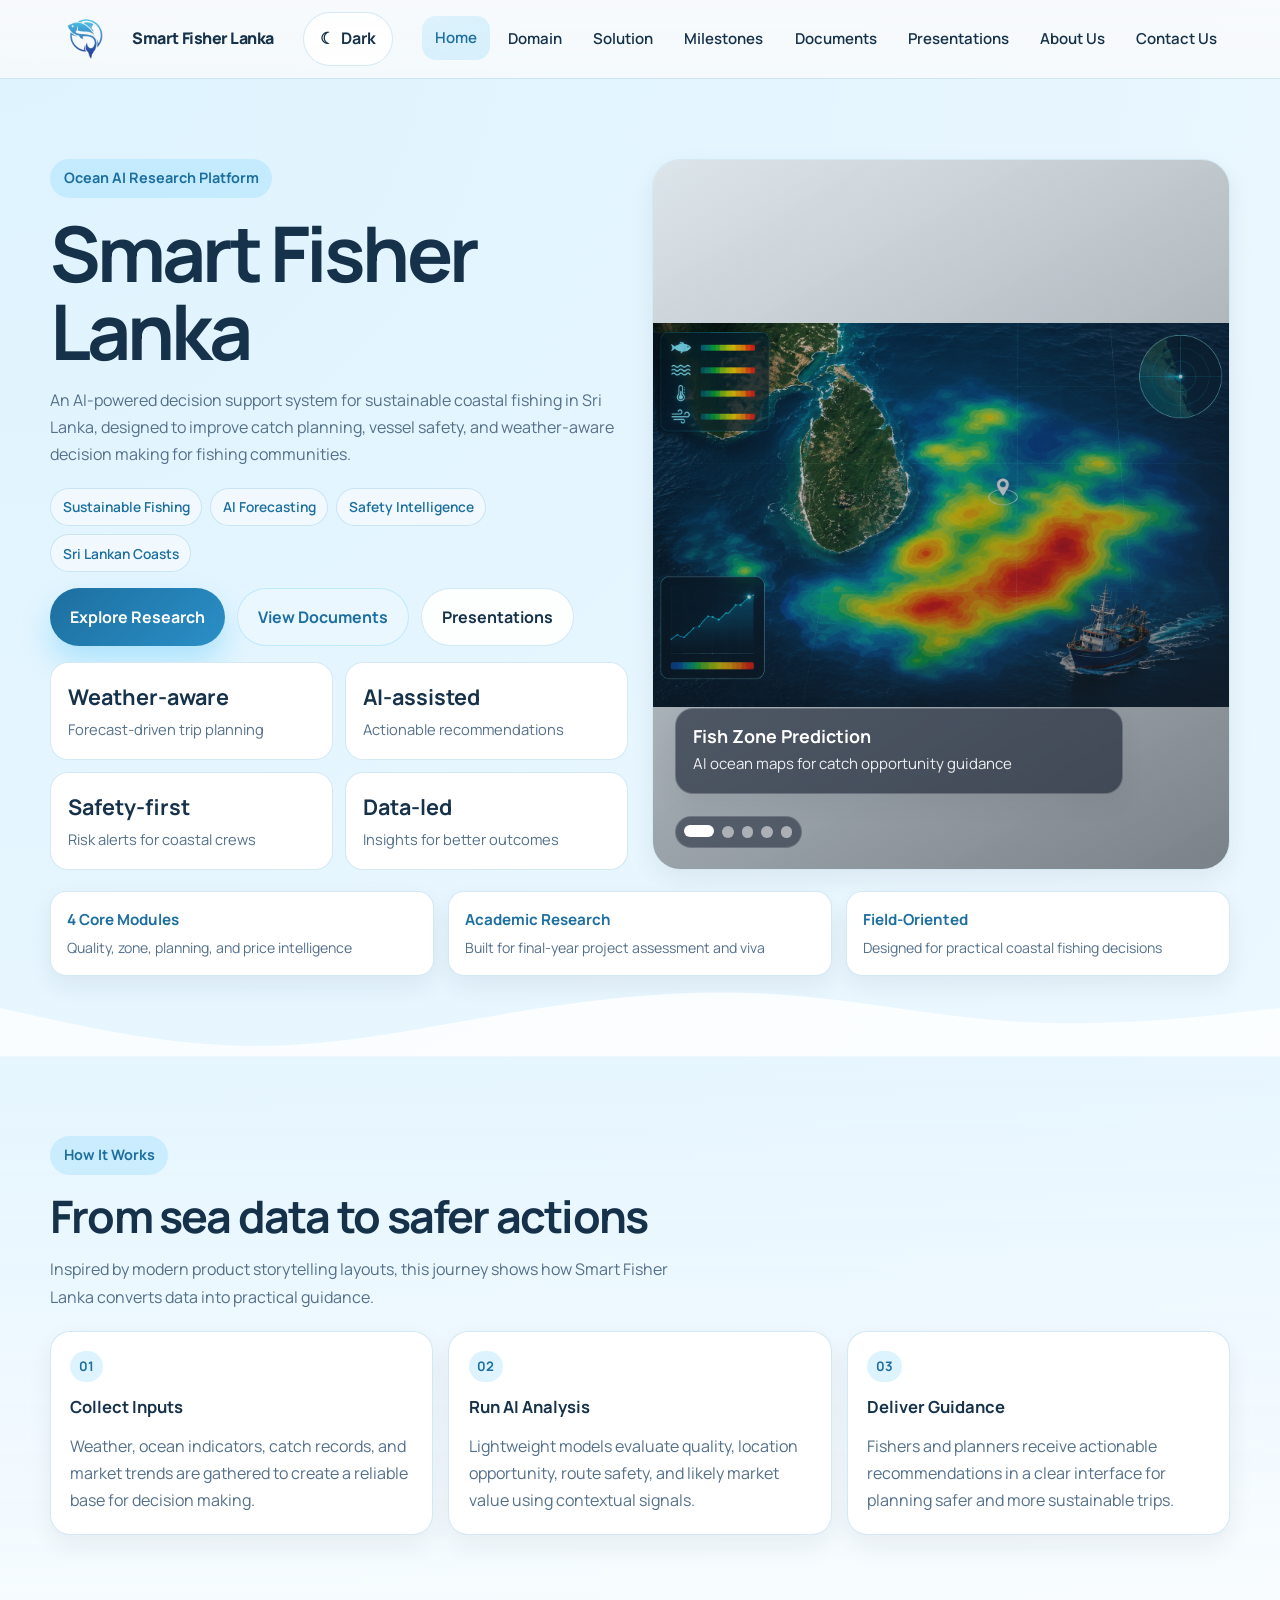
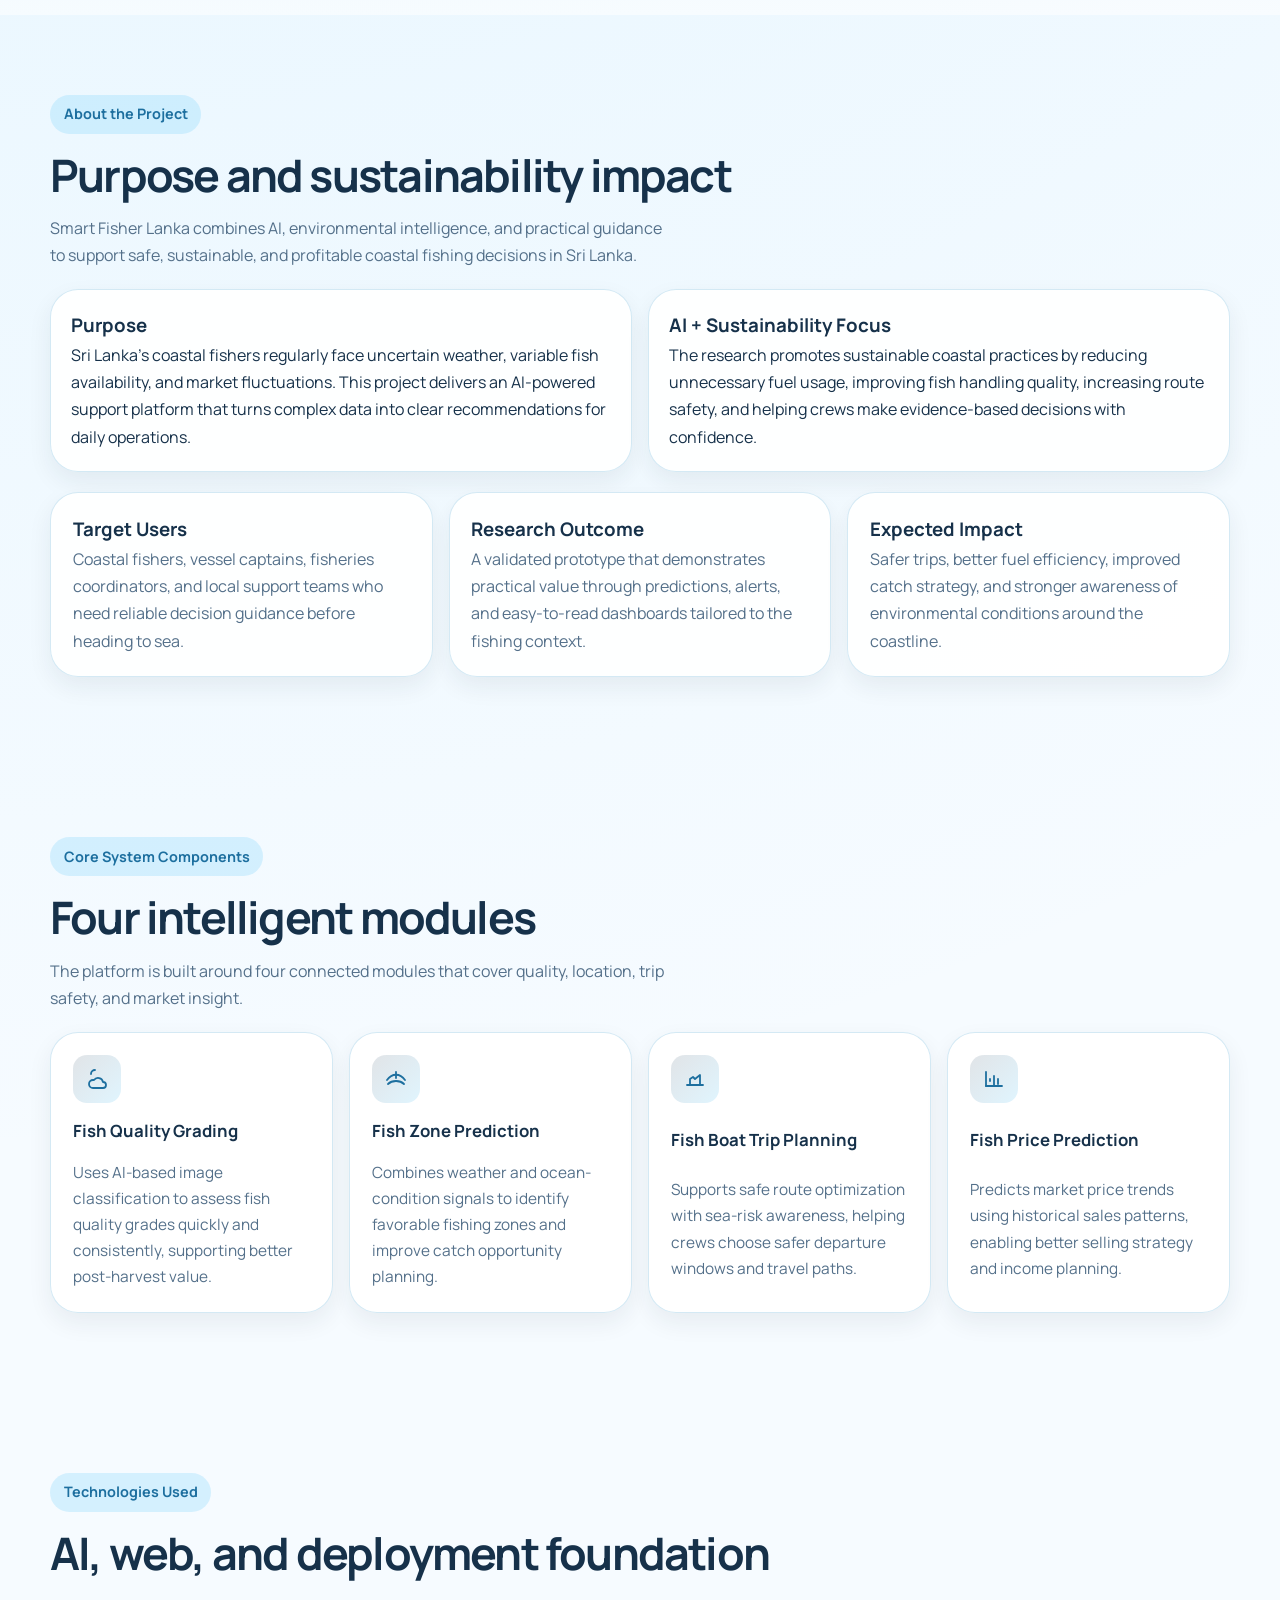
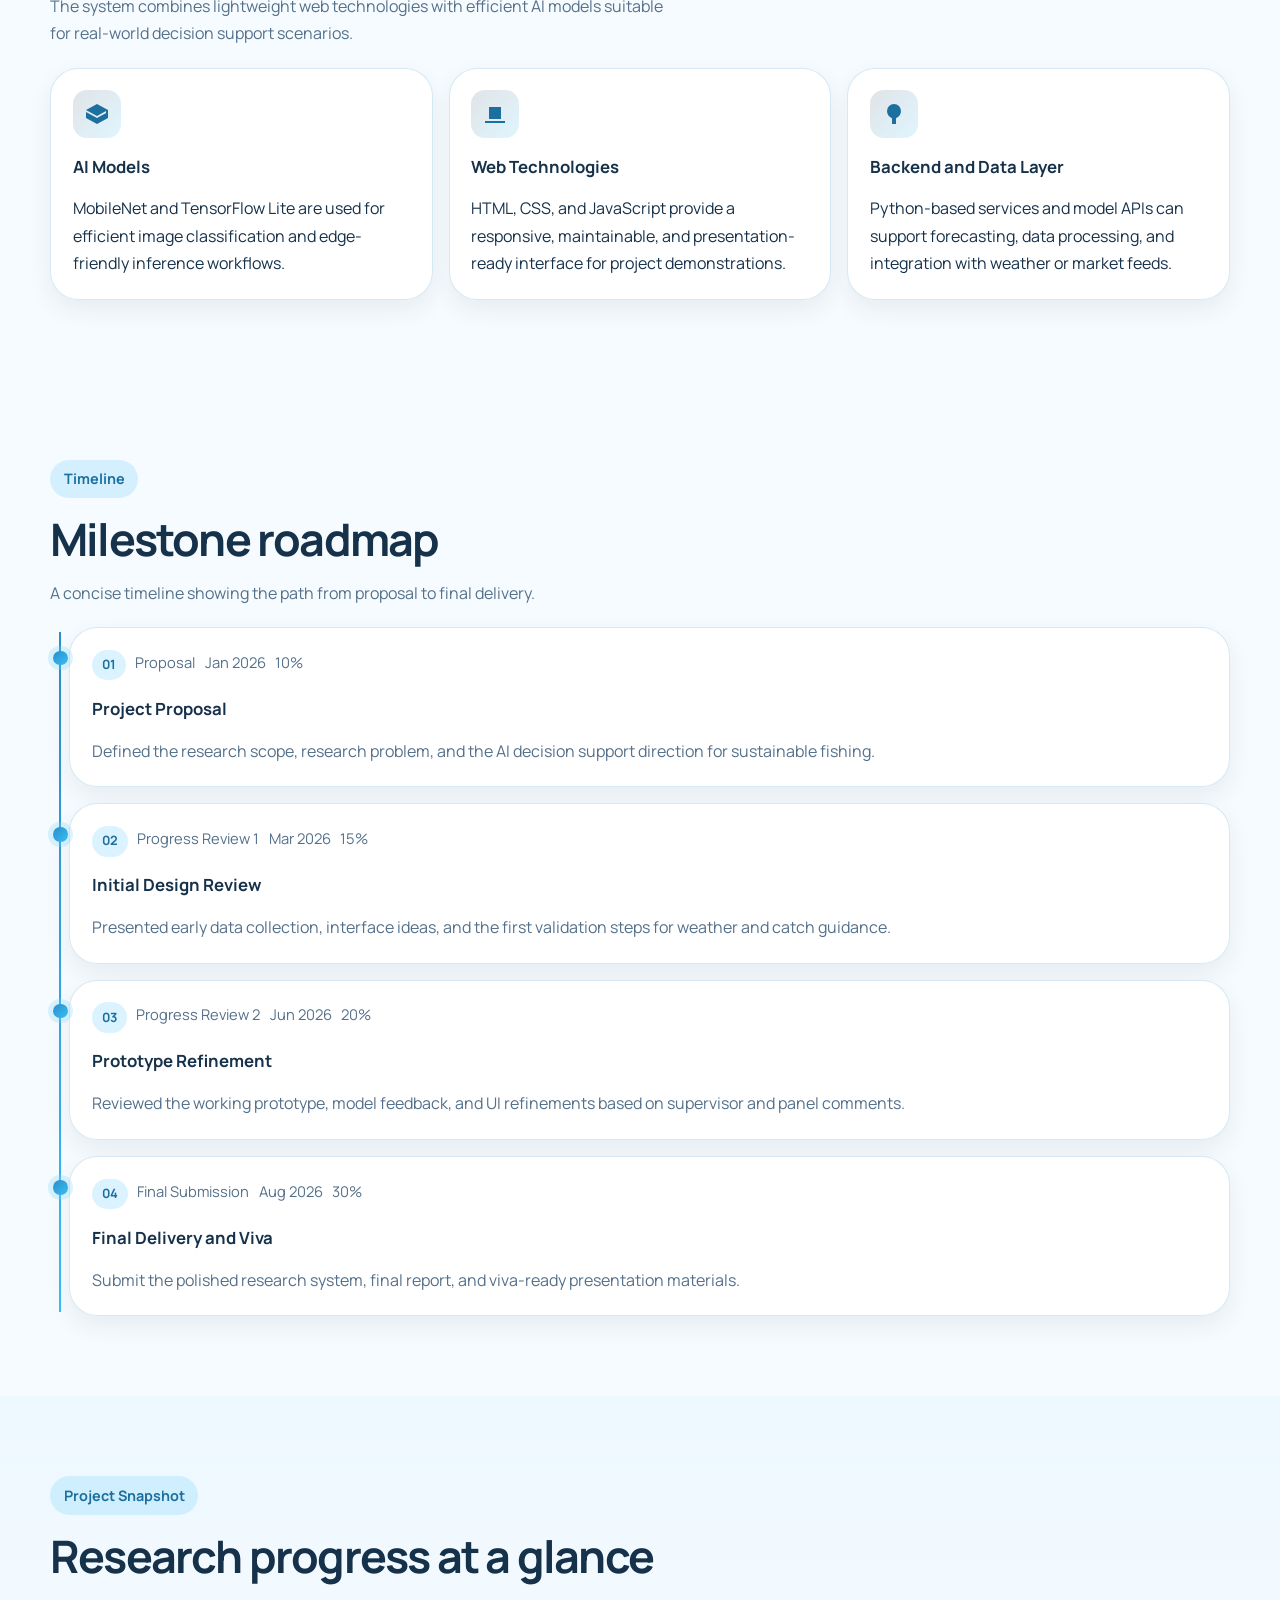
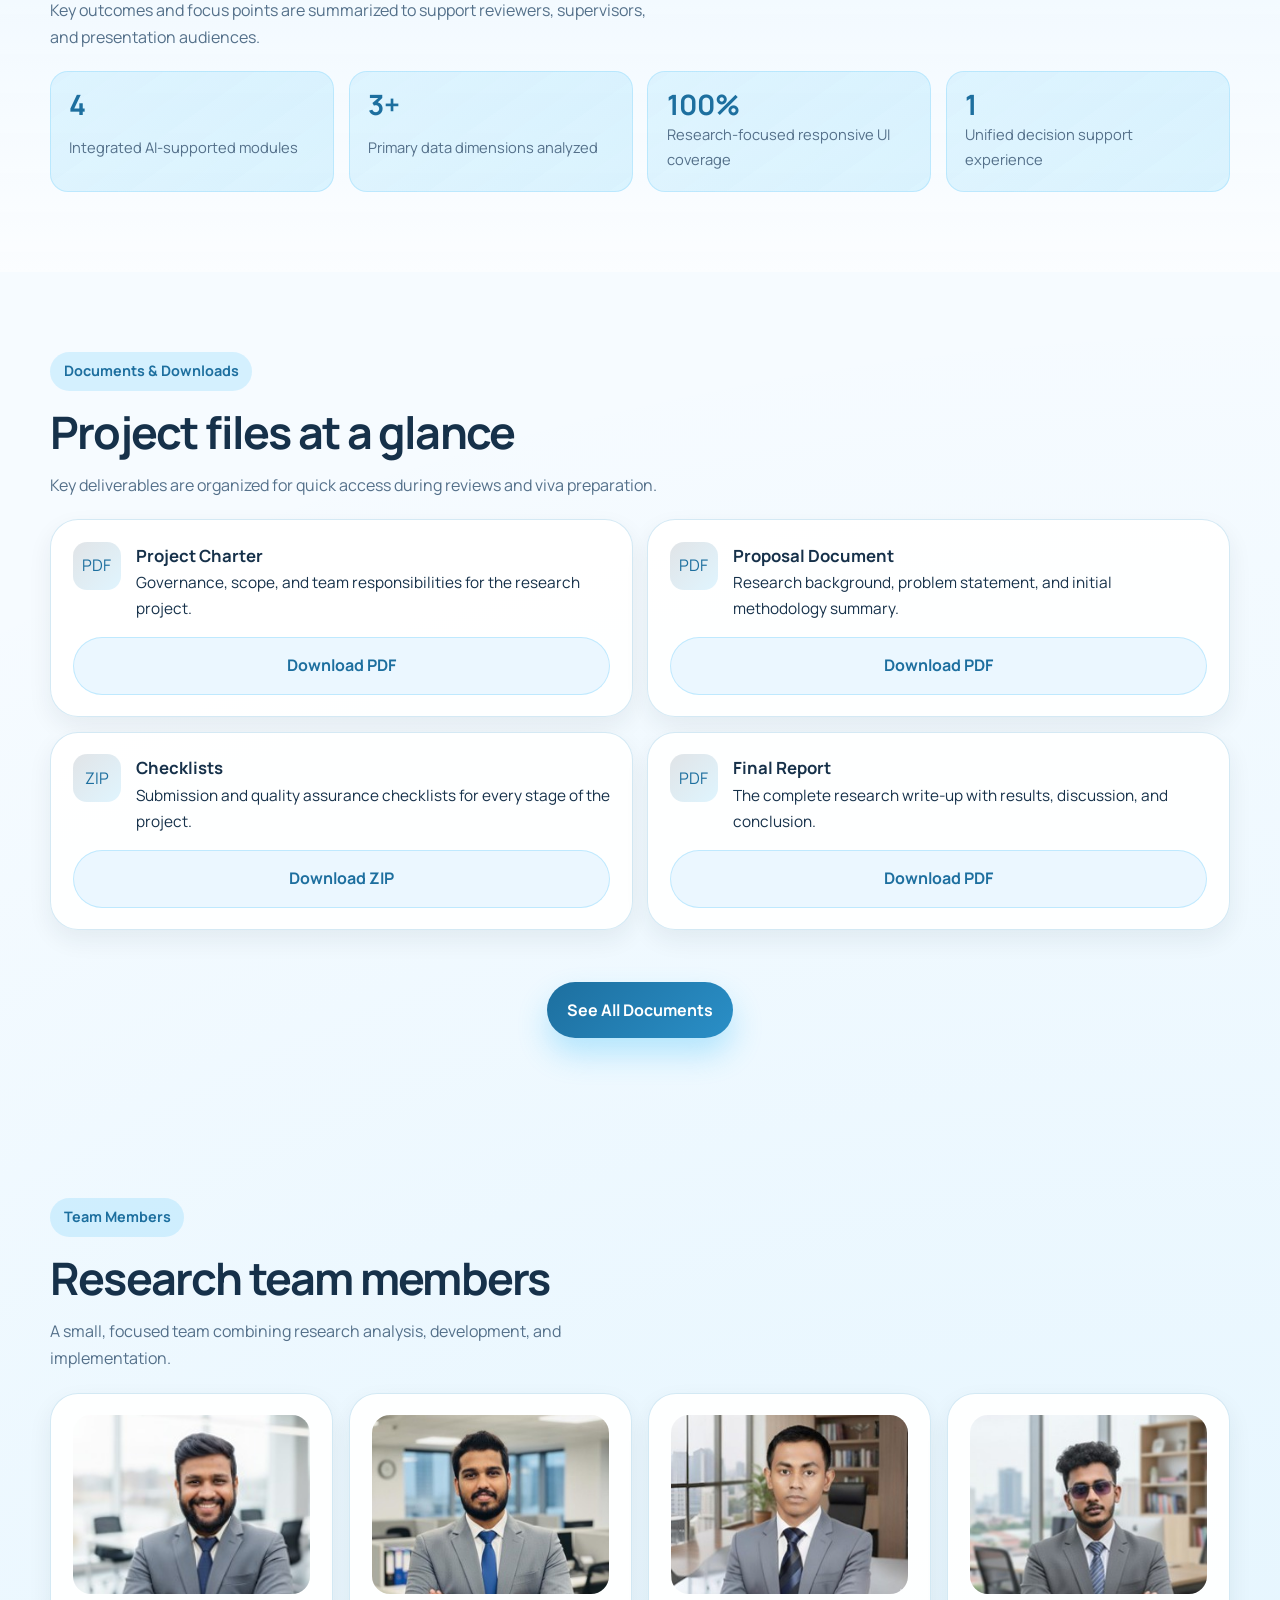
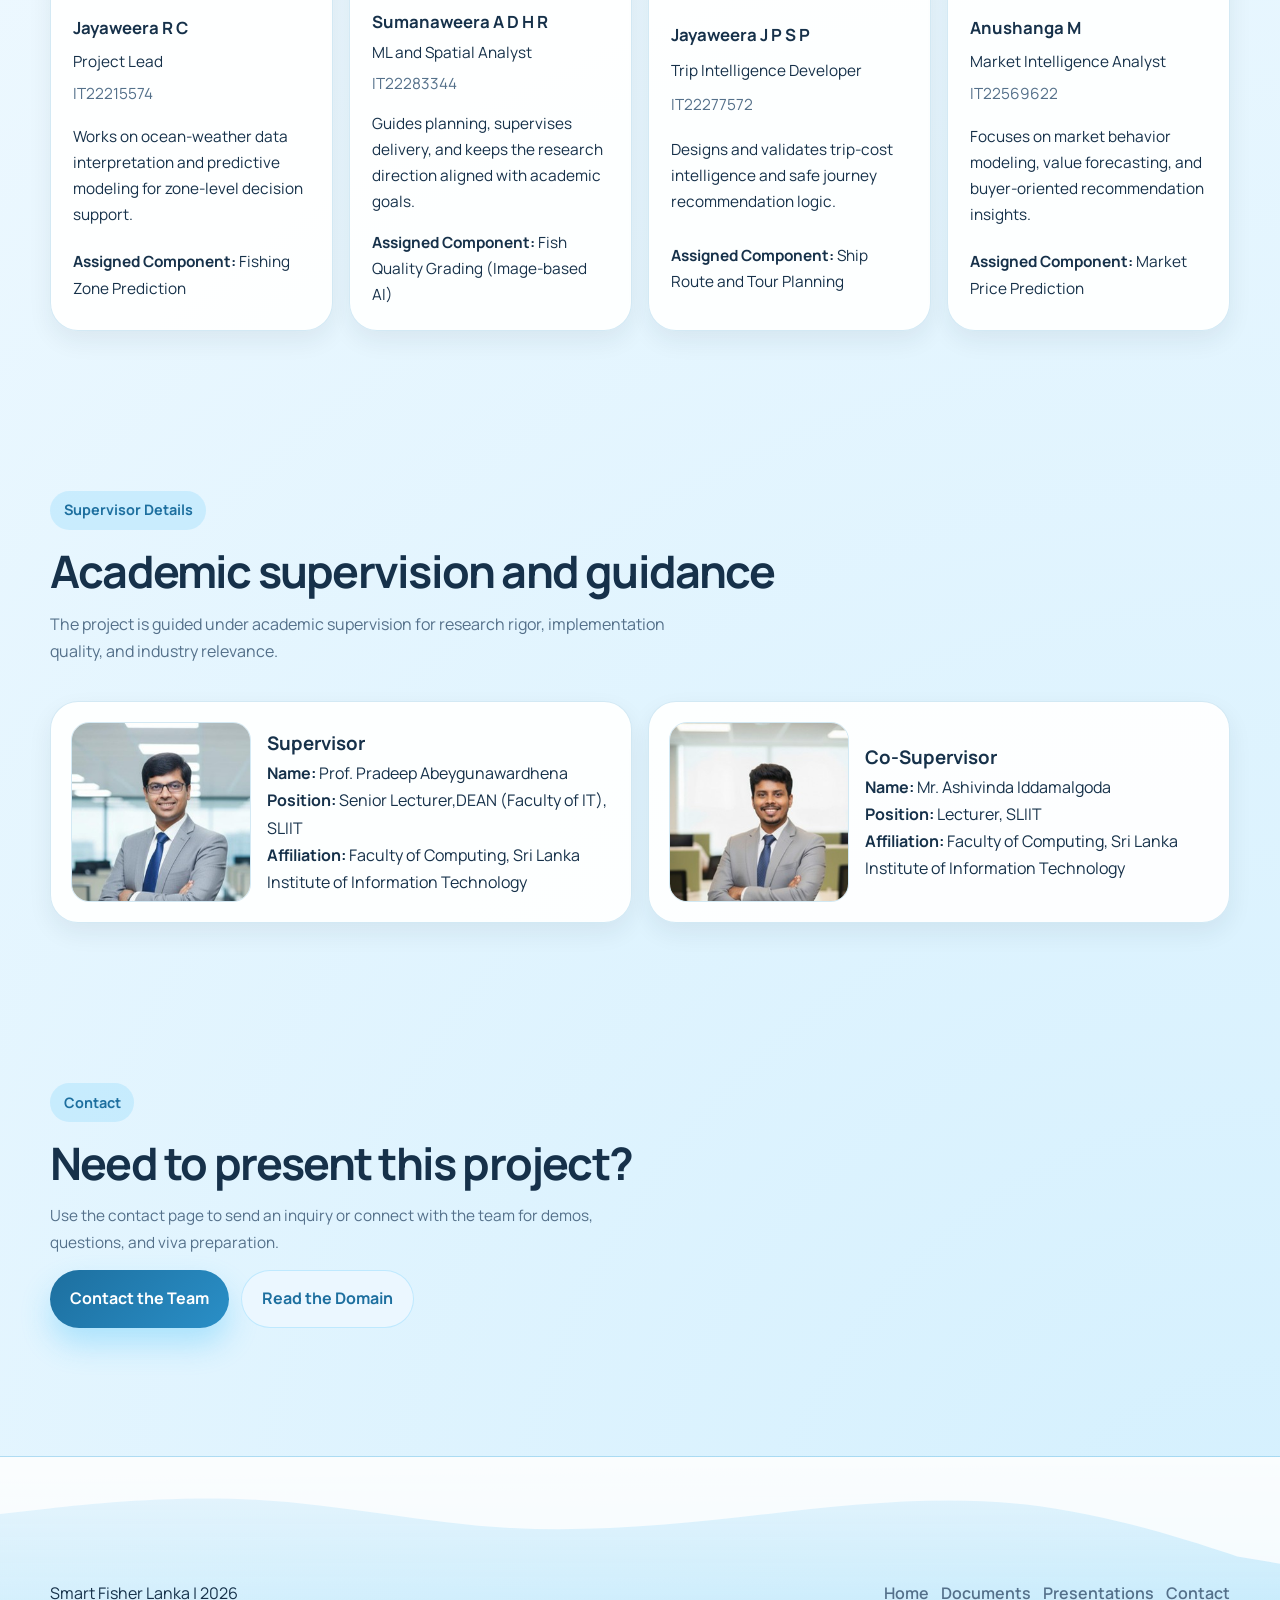
<file: research-website/index.html>
<!doctype html>
<html lang="en">
  <head>
    <meta charset="UTF-8" />
    <meta name="viewport" content="width=device-width, initial-scale=1.0" />
    <meta
      name="description"
      content="Smart Fisher Lanka is an AI-powered decision support system for sustainable coastal fishing in Sri Lanka."
    />
    <meta name="theme-color" content="#0A2540" />
    <title>Smart Fisher Lanka | Home</title>
    <link rel="stylesheet" href="css/styles.css" />
  </head>
  <body>
    <a class="skip-link" href="#main">Skip to content</a>
    <div class="scroll-progress" aria-hidden="true">
      <span class="scroll-progress__bar"></span>
    </div>

    <header class="site-header">
      <div class="container navbar">
        <a class="brand" href="index.html" aria-label="Smart Fisher Lanka home">
          <img
            class="logo-sf"
            src="assets/images/SFLLogo.png"
            alt="Smart Fisher Lanka logo"
            loading="lazy"
          />
          <span>Smart Fisher Lanka</span>
        </a>

        <div class="navbar-actions">
          <button
            class="theme-toggle"
            type="button"
            data-theme-toggle
            aria-label="Toggle color theme"
            aria-pressed="false"
          ></button>
          <button
            class="menu-toggle"
            type="button"
            data-menu-toggle
            aria-label="Toggle navigation"
            aria-expanded="false"
            aria-controls="navLinks"
          >
            ☰
          </button>
        </div>

        <ul class="nav-links" id="navLinks">
          <li><a class="active" href="index.html">Home</a></li>
          <li><a href="domain.html">Domain</a></li>
          <li><a href="solution.html">Solution</a></li>
          <li><a href="milestones.html">Milestones</a></li>
          <li><a href="documents.html">Documents</a></li>
          <li><a href="presentations.html">Presentations</a></li>
          <li><a href="about.html">About Us</a></li>
          <li><a href="contact.html">Contact Us</a></li>
        </ul>
      </div>
    </header>

    <main id="main">
      <section class="hero">
        <div class="container hero-grid">
          <div class="hero-copy slide-up">
            <span class="eyebrow">Ocean AI Research Platform</span>
            <h1>Smart Fisher Lanka</h1>
            <p>
              An AI-powered decision support system for sustainable coastal
              fishing in Sri Lanka, designed to improve catch planning, vessel
              safety, and weather-aware decision making for fishing communities.
            </p>
            <div class="chips" aria-label="Project focus areas">
              <span class="chip">Sustainable Fishing</span>
              <span class="chip">AI Forecasting</span>
              <span class="chip">Safety Intelligence</span>
              <span class="chip">Sri Lankan Coasts</span>
            </div>
            <div class="hero-actions">
              <a class="btn btn-primary" href="#overview">Explore Research</a>
              <a class="btn btn-secondary" href="documents.html"
                >View Documents</a
              >
              <a class="btn btn-ghost" href="presentations.html"
                >Presentations</a
              >
            </div>
            <div class="stat-list" aria-label="Research highlights">
              <div class="stat-card">
                <strong>Weather-aware</strong>
                <span>Forecast-driven trip planning</span>
              </div>
              <div class="stat-card">
                <strong>AI-assisted</strong>
                <span>Actionable recommendations</span>
              </div>
              <div class="stat-card">
                <strong>Safety-first</strong>
                <span>Risk alerts for coastal crews</span>
              </div>
              <div class="stat-card">
                <strong>Data-led</strong>
                <span>Insights for better outcomes</span>
              </div>
            </div>
          </div>

          <div
            class="hero-media hero-slider slide-up"
            data-hero-slider
            aria-roledescription="carousel"
            aria-label="Smart Fisher Lanka feature image slider"
          >
            <div class="hero-slide is-active" data-hero-slide>
              <img
                src="assets/images/fishzone.png"
                alt="Fish zone prediction showing catch opportunity areas"
                loading="eager"
              />
              <div class="media-overlay" aria-hidden="true"></div>
              <div class="hero-slide-panel">
                <strong>Fish Zone Prediction</strong>
                <span>AI ocean maps for catch opportunity guidance</span>
              </div>
            </div>

            <div class="hero-slide" data-hero-slide>
              <img
                src="assets/images/fishquality.png"
                alt="Fish quality grading and freshness assessment"
                loading="lazy"
              />
              <div class="media-overlay" aria-hidden="true"></div>
              <div class="hero-slide-panel">
                <strong>Quality Check</strong>
                <span>Image-based fish grading and freshness support</span>
              </div>
            </div>

            <div class="hero-slide" data-hero-slide>
              <img
                src="assets/images/fishtripcost.png"
                alt="Fish boat trip planning with route and cost analysis"
                loading="lazy"
              />
              <div class="media-overlay" aria-hidden="true"></div>
              <div class="hero-slide-panel">
                <strong>Trip Cost Planning</strong>
                <span>Route, safety, and fuel-aware trip decisions</span>
              </div>
            </div>

            <div class="hero-slide" data-hero-slide>
              <img
                src="assets/images/fishpriceprediction.png"
                alt="Fish market price prediction and analysis"
                loading="lazy"
              />
              <div class="media-overlay" aria-hidden="true"></div>
              <div class="hero-slide-panel">
                <strong>Market Analysis</strong>
                <span>Price prediction and selling strategy insights</span>
              </div>
            </div>

            <div class="hero-slide" data-hero-slide>
              <img
                src="assets/images/liveconditions.png"
                alt="Live sea conditions showing wave, wind and weather data"
                loading="lazy"
              />
              <div class="media-overlay" aria-hidden="true"></div>
              <div class="hero-slide-panel">
                <strong>Live Sea Conditions</strong>
                <span>Wave, wind, and weather context for safer trips</span>
              </div>
            </div>

            <div class="hero-slider-controls" aria-label="Choose hero slide">
              <button
                class="hero-slider-dot is-active"
                type="button"
                data-hero-dot
                aria-label="Show fish zone prediction slide"
                aria-pressed="true"
              ></button>
              <button
                class="hero-slider-dot"
                type="button"
                data-hero-dot
                aria-label="Show quality check slide"
                aria-pressed="false"
              ></button>
              <button
                class="hero-slider-dot"
                type="button"
                data-hero-dot
                aria-label="Show trip cost planning slide"
                aria-pressed="false"
              ></button>
              <button
                class="hero-slider-dot"
                type="button"
                data-hero-dot
                aria-label="Show market analysis slide"
                aria-pressed="false"
              ></button>
              <button
                class="hero-slider-dot"
                type="button"
                data-hero-dot
                aria-label="Show live sea conditions slide"
                aria-pressed="false"
              ></button>
            </div>
          </div>
        </div>

        <div
          class="container trust-strip fade-in"
          aria-label="Project trust highlights"
        >
          <div class="trust-chip">
            <strong>4 Core Modules</strong>
            <span>Quality, zone, planning, and price intelligence</span>
          </div>
          <div class="trust-chip">
            <strong>Academic Research</strong>
            <span>Built for final-year project assessment and viva</span>
          </div>
          <div class="trust-chip">
            <strong>Field-Oriented</strong>
            <span>Designed for practical coastal fishing decisions</span>
          </div>
        </div>

        <svg
          class="hero-wave"
          viewBox="0 0 1440 120"
          aria-hidden="true"
          preserveAspectRatio="none"
        >
          <path
            d="M0,64L48,74.7C96,85,192,107,288,106.7C384,107,480,85,576,69.3C672,53,768,43,864,48C960,53,1056,75,1152,80C1248,85,1344,75,1392,69.3L1440,64V120H1392C1344,120,1248,120,1152,120C1056,120,960,120,864,120C768,120,672,120,576,120C480,120,384,120,288,120C192,120,96,120,48,120H0Z"
          ></path>
        </svg>
      </section>

      <section class="section section-alt">
        <div class="container section-shell">
          <div class="section-heading slide-up">
            <span class="eyebrow">How It Works</span>
            <h2 class="section-title">From sea data to safer actions</h2>
            <p class="section-lead">
              Inspired by modern product storytelling layouts, this journey
              shows how Smart Fisher Lanka converts data into practical
              guidance.
            </p>
          </div>

          <div class="journey-grid">
            <article class="journey-step fade-in">
              <span class="journey-step-no">01</span>
              <h3>Collect Inputs</h3>
              <p>
                Weather, ocean indicators, catch records, and market trends are
                gathered to create a reliable base for decision making.
              </p>
            </article>

            <article class="journey-step fade-in">
              <span class="journey-step-no">02</span>
              <h3>Run AI Analysis</h3>
              <p>
                Lightweight models evaluate quality, location opportunity, route
                safety, and likely market value using contextual signals.
              </p>
            </article>

            <article class="journey-step fade-in">
              <span class="journey-step-no">03</span>
              <h3>Deliver Guidance</h3>
              <p>
                Fishers and planners receive actionable recommendations in a
                clear interface for planning safer and more sustainable trips.
              </p>
            </article>
          </div>
        </div>
      </section>

      <section class="section" id="overview">
        <div class="container section-shell">
          <div class="section-heading slide-up">
            <span class="eyebrow">About the Project</span>
            <h2 class="section-title">Purpose and sustainability impact</h2>
            <p class="section-lead">
              Smart Fisher Lanka combines AI, environmental intelligence, and
              practical guidance to support safe, sustainable, and profitable
              coastal fishing decisions in Sri Lanka.
            </p>
          </div>

          <div class="grid grid-2">
            <article class="panel fade-in">
              <h3>Purpose</h3>
              <p>
                Sri Lanka's coastal fishers regularly face uncertain weather,
                variable fish availability, and market fluctuations. This
                project delivers an AI-powered support platform that turns
                complex data into clear recommendations for daily operations.
              </p>
            </article>
            <article class="panel fade-in">
              <h3>AI + Sustainability Focus</h3>
              <p>
                The research promotes sustainable coastal practices by reducing
                unnecessary fuel usage, improving fish handling quality,
                increasing route safety, and helping crews make evidence-based
                decisions with confidence.
              </p>
            </article>
          </div>

          <div class="grid grid-3">
            <article class="card fade-in">
              <h3>Target Users</h3>
              <p>
                Coastal fishers, vessel captains, fisheries coordinators, and
                local support teams who need reliable decision guidance before
                heading to sea.
              </p>
            </article>
            <article class="card fade-in">
              <h3>Research Outcome</h3>
              <p>
                A validated prototype that demonstrates practical value through
                predictions, alerts, and easy-to-read dashboards tailored to the
                fishing context.
              </p>
            </article>
            <article class="card fade-in">
              <h3>Expected Impact</h3>
              <p>
                Safer trips, better fuel efficiency, improved catch strategy,
                and stronger awareness of environmental conditions around the
                coastline.
              </p>
            </article>
          </div>
        </div>
      </section>

      <section class="section">
        <div class="container section-shell">
          <div class="section-heading slide-up">
            <span class="eyebrow">Core System Components</span>
            <h2 class="section-title">Four intelligent modules</h2>
            <p class="section-lead">
              The platform is built around four connected modules that cover
              quality, location, trip safety, and market insight.
            </p>
          </div>

          <div class="module-grid">
            <article class="card feature-card fade-in">
              <span class="icon-badge" aria-hidden="true">
                <svg
                  viewBox="0 0 24 24"
                  fill="none"
                  stroke="currentColor"
                  stroke-width="1.8"
                  stroke-linecap="round"
                  stroke-linejoin="round"
                >
                  <path
                    d="M4 17a4 4 0 0 1 4-4h1a5 5 0 0 1 9 2 3 3 0 0 1 0 6H8a4 4 0 0 1-4-4Z"
                  />
                  <path d="M6 7a4 4 0 0 1 4-4" />
                </svg>
              </span>
              <h3 class="feature-title">Fish Quality Grading</h3>
              <p>
                Uses AI-based image classification to assess fish quality grades
                quickly and consistently, supporting better post-harvest value.
              </p>
            </article>

            <article class="card feature-card fade-in">
              <span class="icon-badge" aria-hidden="true">
                <svg
                  viewBox="0 0 24 24"
                  fill="none"
                  stroke="currentColor"
                  stroke-width="1.8"
                  stroke-linecap="round"
                  stroke-linejoin="round"
                >
                  <path d="M3 13c5-7 13-7 18 0" />
                  <path d="M4 17c4-4 12-4 16 0" />
                  <path d="M12 5v6" />
                </svg>
              </span>
              <h3 class="feature-title">Fish Zone Prediction</h3>
              <p>
                Combines weather and ocean-condition signals to identify
                favorable fishing zones and improve catch opportunity planning.
              </p>
            </article>

            <article class="card feature-card fade-in">
              <span class="icon-badge" aria-hidden="true">
                <svg
                  viewBox="0 0 24 24"
                  fill="none"
                  stroke="currentColor"
                  stroke-width="1.8"
                  stroke-linecap="round"
                  stroke-linejoin="round"
                >
                  <path d="M4 18h16" />
                  <path d="M7 18v-6l3-2 2 2 5-4v10" />
                </svg>
              </span>
              <h3 class="feature-title">Fish Boat Trip Planning</h3>
              <p>
                Supports safe route optimization with sea-risk awareness,
                helping crews choose safer departure windows and travel paths.
              </p>
            </article>

            <article class="card feature-card fade-in">
              <span class="icon-badge" aria-hidden="true">
                <svg
                  viewBox="0 0 24 24"
                  fill="none"
                  stroke="currentColor"
                  stroke-width="1.8"
                  stroke-linecap="round"
                  stroke-linejoin="round"
                >
                  <path d="M4 19V5" />
                  <path d="M4 19h16" />
                  <path d="M8 14v-2" />
                  <path d="M12 19V9" />
                  <path d="M16 17v-5" />
                </svg>
              </span>
              <h3 class="feature-title">Fish Price Prediction</h3>
              <p>
                Predicts market price trends using historical sales patterns,
                enabling better selling strategy and income planning.
              </p>
            </article>
          </div>
        </div>
      </section>

      <section class="section">
        <div class="container section-shell">
          <div class="section-heading slide-up">
            <span class="eyebrow">Technologies Used</span>
            <h2 class="section-title">AI, web, and deployment foundation</h2>
            <p class="section-lead">
              The system combines lightweight web technologies with efficient AI
              models suitable for real-world decision support scenarios.
            </p>
          </div>

          <div class="stack-grid">
            <article class="stack-card fade-in">
              <span class="stack-icon" aria-hidden="true">
                <svg viewBox="0 0 24 24" fill="currentColor">
                  <path
                    d="M12 2 1 8l11 6 9-4.9V15h2V8L12 2Zm0 14L1 10v6l11 6 11-6v-6l-11 6Z"
                  />
                </svg>
              </span>
              <h3>AI Models</h3>
              <p>
                MobileNet and TensorFlow Lite are used for efficient image
                classification and edge-friendly inference workflows.
              </p>
            </article>
            <article class="stack-card fade-in">
              <span class="stack-icon" aria-hidden="true">
                <svg viewBox="0 0 24 24" fill="currentColor">
                  <path d="M2 19h20v2H2z" />
                  <path d="M6 5h12v12H6z" />
                </svg>
              </span>
              <h3>Web Technologies</h3>
              <p>
                HTML, CSS, and JavaScript provide a responsive, maintainable,
                and presentation-ready interface for project demonstrations.
              </p>
            </article>
            <article class="stack-card fade-in">
              <span class="stack-icon" aria-hidden="true">
                <svg viewBox="0 0 24 24" fill="currentColor">
                  <path
                    d="M12 2a7 7 0 0 0-7 7c0 3.3 2.1 6.1 5 7.2V22h4v-5.8c2.9-1.1 5-3.9 5-7.2a7 7 0 0 0-7-7Z"
                  />
                </svg>
              </span>
              <h3>Backend and Data Layer</h3>
              <p>
                Python-based services and model APIs can support forecasting,
                data processing, and integration with weather or market feeds.
              </p>
            </article>
          </div>
        </div>
      </section>

      <section class="section" id="timeline">
        <div class="container section-shell">
          <div class="section-heading slide-up">
            <span class="eyebrow">Timeline</span>
            <h2 class="section-title">Milestone roadmap</h2>
            <p class="section-lead">
              A concise timeline showing the path from proposal to final
              delivery.
            </p>
          </div>

          <div class="timeline">
            <article class="timeline-card fade-in">
              <div class="timeline-meta">
                <span class="timeline-pill">01</span>
                <span>Proposal</span>
                <span>Jan 2026</span>
                <span>10%</span>
              </div>
              <h3>Project Proposal</h3>
              <p class="timeline-copy">
                Defined the research scope, research problem, and the AI
                decision support direction for sustainable fishing.
              </p>
            </article>

            <article class="timeline-card fade-in">
              <div class="timeline-meta">
                <span class="timeline-pill">02</span>
                <span>Progress Review 1</span>
                <span>Mar 2026</span>
                <span>15%</span>
              </div>
              <h3>Initial Design Review</h3>
              <p class="timeline-copy">
                Presented early data collection, interface ideas, and the first
                validation steps for weather and catch guidance.
              </p>
            </article>

            <article class="timeline-card fade-in">
              <div class="timeline-meta">
                <span class="timeline-pill">03</span>
                <span>Progress Review 2</span>
                <span>Jun 2026</span>
                <span>20%</span>
              </div>
              <h3>Prototype Refinement</h3>
              <p class="timeline-copy">
                Reviewed the working prototype, model feedback, and UI
                refinements based on supervisor and panel comments.
              </p>
            </article>

            <article class="timeline-card fade-in">
              <div class="timeline-meta">
                <span class="timeline-pill">04</span>
                <span>Final Submission</span>
                <span>Aug 2026</span>
                <span>30%</span>
              </div>
              <h3>Final Delivery and Viva</h3>
              <p class="timeline-copy">
                Submit the polished research system, final report, and
                viva-ready presentation materials.
              </p>
            </article>
          </div>
        </div>
      </section>

      <section class="section section-alt">
        <div class="container section-shell">
          <div class="section-heading slide-up">
            <span class="eyebrow">Project Snapshot</span>
            <h2 class="section-title">Research progress at a glance</h2>
            <p class="section-lead">
              Key outcomes and focus points are summarized to support reviewers,
              supervisors, and presentation audiences.
            </p>
          </div>

          <div class="metrics-grid">
            <article class="metric-card fade-in">
              <strong>4</strong>
              <span>Integrated AI-supported modules</span>
            </article>
            <article class="metric-card fade-in">
              <strong>3+</strong>
              <span>Primary data dimensions analyzed</span>
            </article>
            <article class="metric-card fade-in">
              <strong>100%</strong>
              <span>Research-focused responsive UI coverage</span>
            </article>
            <article class="metric-card fade-in">
              <strong>1</strong>
              <span>Unified decision support experience</span>
            </article>
          </div>
        </div>
      </section>

      <section class="section">
        <div class="container section-shell">
          <div class="section-heading slide-up">
            <span class="eyebrow">Documents & Downloads</span>
            <h2 class="section-title">Project files at a glance</h2>
            <p class="section-lead">
              Key deliverables are organized for quick access during reviews and
              viva preparation.
            </p>
          </div>

          <div class="download-grid">
            <article class="download-card fade-in">
              <div class="download-inner">
                <span class="download-icon" aria-hidden="true">PDF</span>
                <div>
                  <h3>Project Charter</h3>
                  <p>
                    Governance, scope, and team responsibilities for the
                    research project.
                  </p>
                </div>
              </div>
              <a
                class="btn btn-secondary"
                href="assets/documents/project-charter.pdf"
                download
                >Download PDF</a
              >
            </article>

            <article class="download-card fade-in">
              <div class="download-inner">
                <span class="download-icon" aria-hidden="true">PDF</span>
                <div>
                  <h3>Proposal Document</h3>
                  <p>
                    Research background, problem statement, and initial
                    methodology summary.
                  </p>
                </div>
              </div>
              <a
                class="btn btn-secondary"
                href="assets/documents/proposal-document.pdf"
                download
                >Download PDF</a
              >
            </article>

            <article class="download-card fade-in">
              <div class="download-inner">
                <span class="download-icon" aria-hidden="true">ZIP</span>
                <div>
                  <h3>Checklists</h3>
                  <p>
                    Submission and quality assurance checklists for every stage
                    of the project.
                  </p>
                </div>
              </div>
              <a
                class="btn btn-secondary"
                href="assets/documents/checklists.zip"
                download
                >Download ZIP</a
              >
            </article>

            <article class="download-card fade-in">
              <div class="download-inner">
                <span class="download-icon" aria-hidden="true">PDF</span>
                <div>
                  <h3>Final Report</h3>
                  <p>
                    The complete research write-up with results, discussion, and
                    conclusion.
                  </p>
                </div>
              </div>
              <a
                class="btn btn-secondary"
                href="assets/documents/final-report.pdf"
                download
                >Download PDF</a
              >
            </article>
          </div>

          <div style="text-align: center; margin-top: 2rem">
            <a class="btn btn-primary" href="documents.html"
              >See All Documents</a
            >
          </div>
        </div>
      </section>

      <section class="section">
        <div class="container section-shell">
          <div class="section-heading slide-up">
            <span class="eyebrow">Team Members</span>
            <h2 class="section-title">Research team members</h2>
            <p class="section-lead">
              A small, focused team combining research analysis, development,
              and implementation.
            </p>
          </div>

          <div class="team-grid">
            <article class="team-card fade-in">
              <img
                class="team-photo"
                src="assets/images/jayaweerarc.jpeg"
                alt="Jayaweera R C profile"
                loading="lazy"
              />
              <div class="team-meta">
                <h3>Jayaweera R C</h3>
                <p>Project Lead</p>
                <p class="muted">IT22215574</p>
              </div>
              <p>
                Works on ocean-weather data interpretation and predictive
                modeling for zone-level decision support.
              </p>
              <p>
                <strong>Assigned Component:</strong> Fishing Zone Prediction
              </p>
            </article>

            <article class="team-card fade-in">
              <img
                class="team-photo"
                src="assets/images/sumanaweera.jpeg"
                alt="Sumanaweera A D H R profile"
                loading="lazy"
              />
              <div class="team-meta">
                <h3>Sumanaweera A D H R</h3>
                <p>ML and Spatial Analyst</p>
                <p class="muted">IT22283344</p>
              </div>
              <p>
                Guides planning, supervises delivery, and keeps the research
                direction aligned with academic goals.
              </p>
              <p>
                <strong>Assigned Component:</strong> Fish Quality Grading
                (Image-based AI)
              </p>
            </article>

            <article class="team-card fade-in">
              <img
                class="team-photo"
                src="assets/images/jayaweerajpsp.jpeg"
                alt="Jayaweera J P S P profile"
                loading="lazy"
              />
              <div class="team-meta">
                <h3>Jayaweera J P S P</h3>
                <p>Trip Intelligence Developer</p>
                <p class="muted">IT22277572</p>
              </div>
              <p>
                Designs and validates trip-cost intelligence and safe journey
                recommendation logic.
              </p>
              <p>
                <strong>Assigned Component:</strong> Ship Route and Tour
                Planning
              </p>
            </article>

            <article class="team-card fade-in">
              <img
                class="team-photo"
                src="assets/images/anushanga.jpeg"
                alt="Anushanga M profile"
                loading="lazy"
              />
              <div class="team-meta">
                <h3>Anushanga M</h3>
                <p>Market Intelligence Analyst</p>
                <p class="muted">IT22569622</p>
              </div>
              <p>
                Focuses on market behavior modeling, value forecasting, and
                buyer-oriented recommendation insights.
              </p>
              <p>
                <strong>Assigned Component:</strong> Market Price Prediction
              </p>
            </article>
          </div>
        </div>
      </section>

      <section class="section">
        <div class="container section-shell">
          <div class="section-heading slide-up">
            <span class="eyebrow">Supervisor Details</span>
            <h2 class="section-title">Academic supervision and guidance</h2>
            <p class="section-lead">
              The project is guided under academic supervision for research
              rigor, implementation quality, and industry relevance.
            </p>
          </div>

          <div class="advisor-grid">
            <article class="panel advisor-card fade-in">
              <img
                class="advisor-photo"
                src="assets/images/supervisor.jpeg"
                alt="Project supervisor profile"
                loading="lazy"
              />
              <div>
                <h3>Supervisor</h3>
                <p><strong>Name:</strong> Prof. Pradeep Abeygunawardhena</p>
                <p>
                  <strong>Position:</strong> Senior Lecturer,DEAN (Faculty of
                  IT), SLIIT
                </p>
                <p>
                  <strong>Affiliation:</strong> Faculty of Computing, Sri Lanka
                  Institute of Information Technology
                </p>
              </div>
            </article>

            <article class="panel advisor-card fade-in">
              <img
                class="advisor-photo"
                src="assets/images/iddamlgoda-cosupervisor.jpeg"
                alt="Project co-supervisor profile"
                loading="lazy"
              />
              <div>
                <h3>Co-Supervisor</h3>
                <p><strong>Name:</strong> Mr. Ashivinda Iddamalgoda</p>
                <p><strong>Position:</strong> Lecturer, SLIIT</p>
                <p>
                  <strong>Affiliation:</strong> Faculty of Computing, Sri Lanka
                  Institute of Information Technology
                </p>
              </div>
            </article>
          </div>
        </div>
      </section>

      <section class="section">
        <div class="container contact-card fade-in">
          <div class="section-heading">
            <span class="eyebrow">Contact</span>
            <h2 class="section-title">Need to present this project?</h2>
            <p class="section-lead">
              Use the contact page to send an inquiry or connect with the team
              for demos, questions, and viva preparation.
            </p>
          </div>
          <div class="hero-actions">
            <a class="btn btn-primary" href="contact.html">Contact the Team</a>
            <a class="btn btn-secondary" href="domain.html">Read the Domain</a>
          </div>
        </div>
      </section>
    </main>

    <footer class="site-footer">
      <svg
        class="footer-wave"
        viewBox="0 0 1440 120"
        aria-hidden="true"
        preserveAspectRatio="none"
      >
        <path
          d="M0,64L48,58.7C96,53,192,43,288,48C384,53,480,75,576,80C672,85,768,75,864,64C960,53,1056,43,1152,53.3C1248,64,1344,96,1392,112L1440,120V0H1392C1344,0,1248,0,1152,0C1056,0,960,0,864,0C768,0,672,0,576,0C480,0,384,0,288,0C192,0,96,0,48,0H0Z"
        ></path>
      </svg>
      <div class="container footer-inner">
        <p>Smart Fisher Lanka | 2026</p>
        <nav class="footer-links" aria-label="Footer quick links">
          <a href="index.html">Home</a>
          <a href="documents.html">Documents</a>
          <a href="presentations.html">Presentations</a>
          <a href="contact.html">Contact</a>
        </nav>
      </div>
    </footer>

    <script src="js/script.js"></script>
  </body>
</html>
</file>
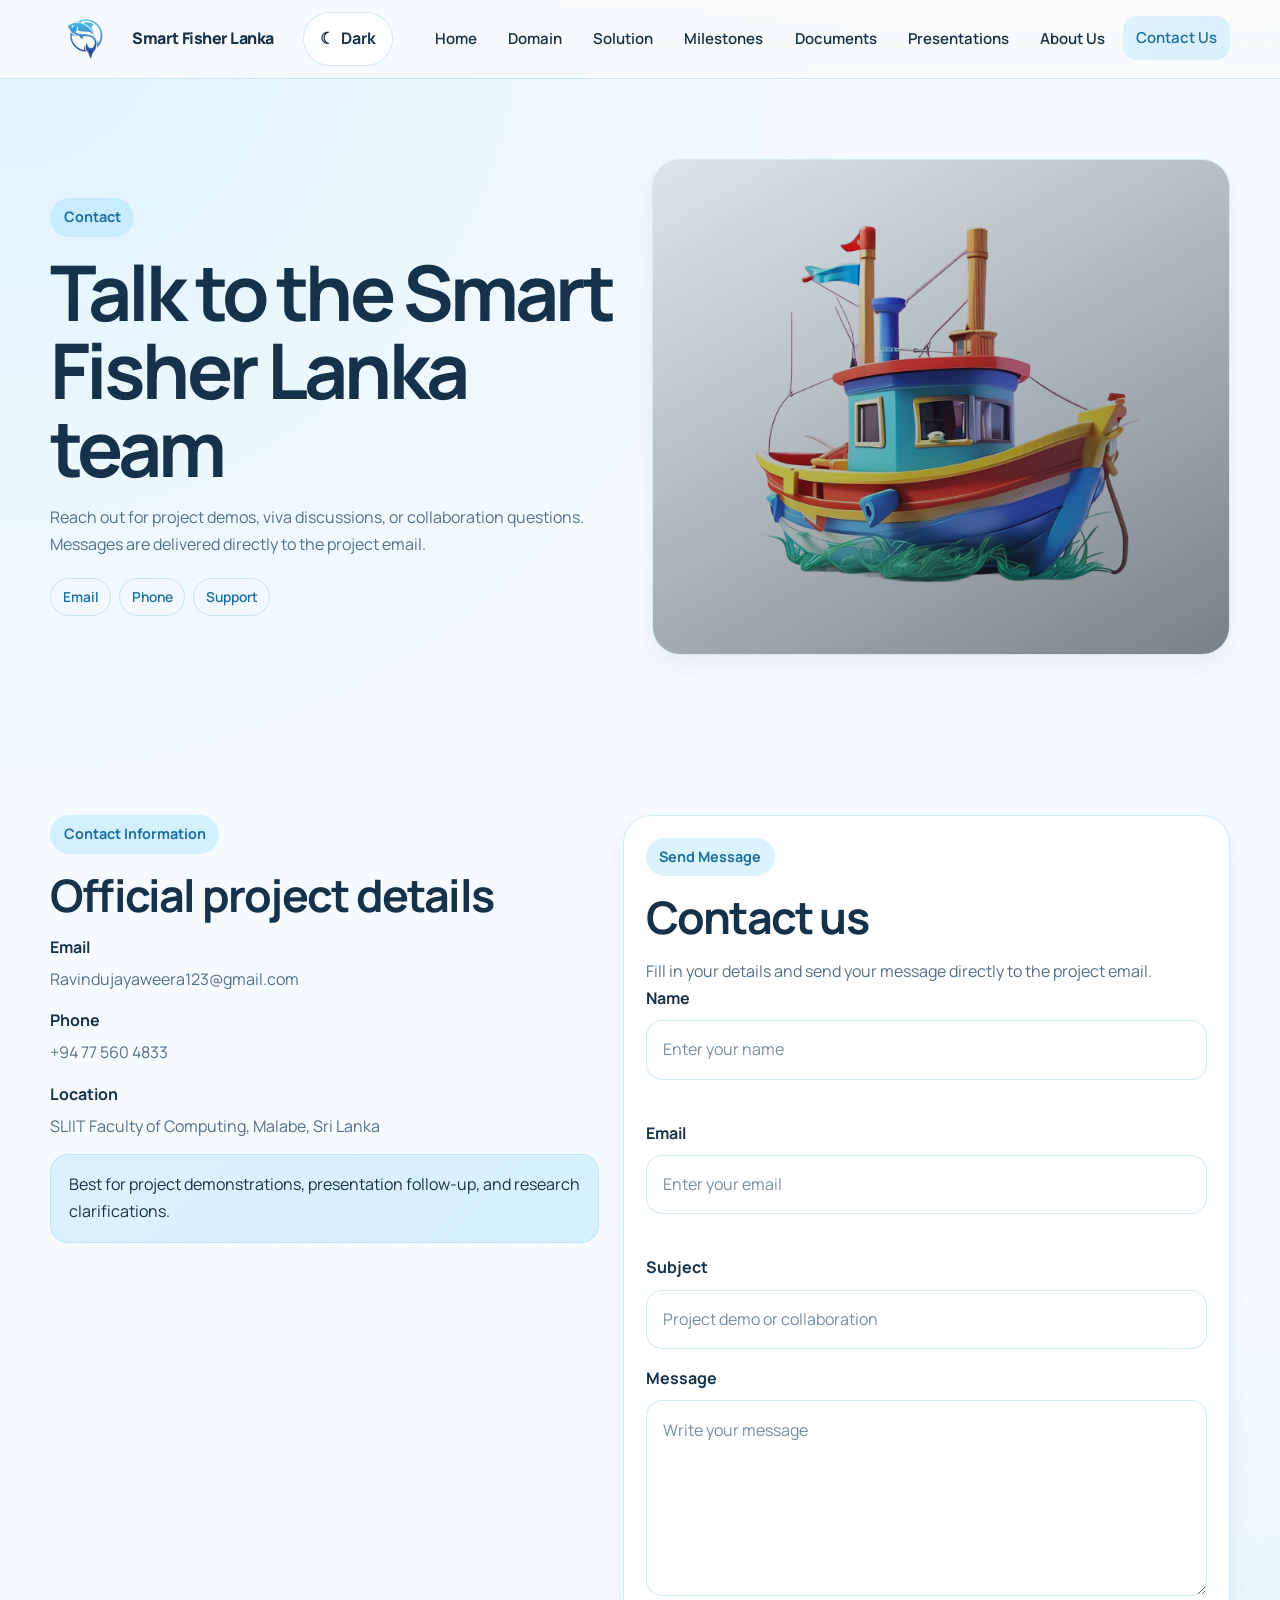
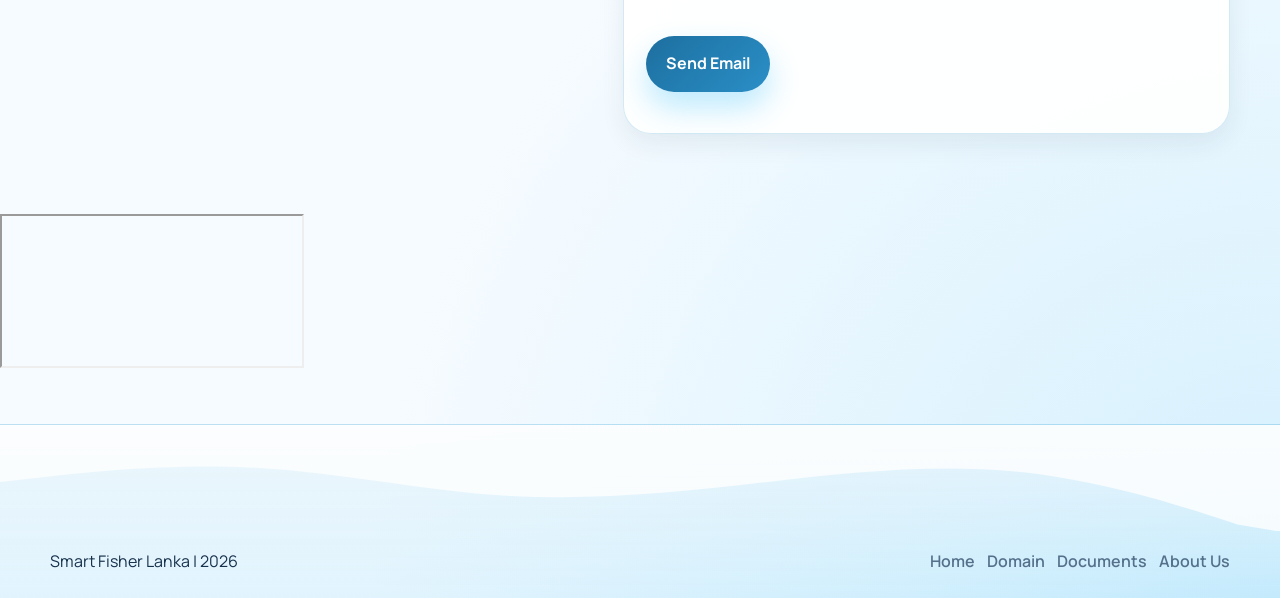
<file: research-website/contact.html>
<!doctype html>
<html lang="en">
  <head>
    <meta charset="UTF-8" />
    <meta name="viewport" content="width=device-width, initial-scale=1.0" />
    <meta
      name="description"
      content="Contact Smart Fisher Lanka for questions, collaboration, or project demonstrations."
    />
    <meta name="theme-color" content="#0A2540" />
    <title>Smart Fisher Lanka | Contact Us</title>
    <link rel="stylesheet" href="css/styles.css" />
  </head>
  <body>
    <a class="skip-link" href="#main">Skip to content</a>
    <div class="scroll-progress" aria-hidden="true">
      <span class="scroll-progress__bar"></span>
    </div>

    <header class="site-header">
      <div class="container navbar">
        <a class="brand" href="index.html" aria-label="Smart Fisher Lanka home">
          <img
            class="logo-sf"
            src="assets/images/SFLLogo.png"
            alt="Smart Fisher Lanka logo"
            loading="lazy"
          />
          <span>Smart Fisher Lanka</span>
        </a>

        <div class="navbar-actions">
          <button
            class="theme-toggle"
            type="button"
            data-theme-toggle
            aria-label="Toggle color theme"
            aria-pressed="false"
          ></button>
          <button
            class="menu-toggle"
            type="button"
            data-menu-toggle
            aria-label="Toggle navigation"
            aria-expanded="false"
            aria-controls="navLinks"
          >
            ☰
          </button>
        </div>

        <ul class="nav-links" id="navLinks">
          <li><a href="index.html">Home</a></li>
          <li><a href="domain.html">Domain</a></li>
          <li><a href="solution.html">Solution</a></li>
          <li><a href="milestones.html">Milestones</a></li>
          <li><a href="documents.html">Documents</a></li>
          <li><a href="presentations.html">Presentations</a></li>
          <li><a href="about.html">About Us</a></li>
          <li><a class="active" href="contact.html">Contact Us</a></li>
        </ul>
      </div>
    </header>

    <main id="main">
      <section class="page-hero">
        <div class="container page-hero-grid">
          <div class="page-hero-copy slide-up">
            <span class="eyebrow">Contact</span>
            <h1>Talk to the Smart Fisher Lanka team</h1>
            <p>
              Reach out for project demos, viva discussions, or collaboration
              questions. Messages are delivered directly to the project email.
            </p>
            <div class="chips">
              <span class="chip">Email</span>
              <span class="chip">Phone</span>
              <span class="chip">Support</span>
            </div>
          </div>
          <div class="page-media slide-up">
            <img
              src="assets/images/ship.png"
              alt="Smart Fisher Lanka support and coordination visual"
              loading="eager"
            />
            <div class="media-overlay" aria-hidden="true"></div>
          </div>
        </div>
      </section>

      <section class="section">
        <div class="container contact-layout">
          <article class="contact-card fade-in">
            <div class="section-heading">
              <span class="eyebrow">Contact Information</span>
              <h2 class="section-title">Official project details</h2>
            </div>
            <div class="contact-line">
              <strong>Email</strong>
              <span class="muted">Ravindujayaweera123@gmail.com</span>
            </div>
            <div class="contact-line">
              <strong>Phone</strong>
              <span class="muted">+94 77 560 4833</span>
            </div>
            <div class="contact-line">
              <strong>Location</strong>
              <span class="muted"
                >SLIIT Faculty of Computing, Malabe, Sri Lanka</span
              >
            </div>
            <div class="section-note">
              Best for project demonstrations, presentation follow-up, and
              research clarifications.
            </div>
          </article>

          <form
            class="form-card fade-in"
            id="contactForm"
            action="https://formsubmit.co/Ravindujayaweera123@gmail.com"
            method="POST"
            target="contactSubmitFrame"
            data-recipient-email="Ravindujayaweera123@gmail.com"
          >
            <input type="hidden" name="_captcha" value="false" />
            <input type="hidden" name="_template" value="table" />
            <input
              type="hidden"
              name="_subject"
              value="Smart Fisher Lanka contact message"
              data-form-subject
            />
            <div class="section-heading">
              <span class="eyebrow">Send Message</span>
              <h2 class="section-title">Contact us</h2>
              <p class="section-lead">
                Fill in your details and send your message directly to the
                project email.
              </p>
            </div>

            <div class="form-row">
              <label for="name">Name</label>
              <input
                id="name"
                name="name"
                type="text"
                autocomplete="name"
                placeholder="Enter your name"
                required
              />
              <span class="error" id="nameError" aria-live="polite"></span>
            </div>

            <div class="form-row">
              <label for="email">Email</label>
              <input
                id="email"
                name="email"
                type="email"
                autocomplete="email"
                placeholder="Enter your email"
                required
              />
              <span class="error" id="emailError" aria-live="polite"></span>
            </div>

            <div class="form-row">
              <label for="subject">Subject</label>
              <input
                id="subject"
                name="subject"
                type="text"
                placeholder="Project demo or collaboration"
              />
            </div>

            <div class="form-row">
              <label for="message">Message</label>
              <textarea
                id="message"
                name="message"
                rows="6"
                placeholder="Write your message"
                required
              ></textarea>
              <span class="error" id="messageError" aria-live="polite"></span>
            </div>

            <button class="btn btn-primary" id="contactSubmitBtn" type="submit">
              Send Email
            </button>
            <p class="success-message" id="formMessage" aria-live="polite"></p>
          </form>
        </div>
      </section>

      <div
        class="mail-popup"
        data-mail-popup
        role="status"
        aria-live="polite"
        aria-hidden="true"
      >
        <div class="mail-popup__icon" aria-hidden="true">@</div>
        <div>
          <strong>Mail app opening</strong>
          <span>Your message is ready to send.</span>
        </div>
      </div>
      <iframe
        class="contact-submit-frame"
        name="contactSubmitFrame"
        title="Contact form submission"
        aria-hidden="true"
      ></iframe>
    </main>

    <footer class="site-footer">
      <svg
        class="footer-wave"
        viewBox="0 0 1440 120"
        aria-hidden="true"
        preserveAspectRatio="none"
      >
        <path
          d="M0,64L48,58.7C96,53,192,43,288,48C384,53,480,75,576,80C672,85,768,75,864,64C960,53,1056,43,1152,53.3C1248,64,1344,96,1392,112L1440,120V0H1392C1344,0,1248,0,1152,0C1056,0,960,0,864,0C768,0,672,0,576,0C480,0,384,0,288,0C192,0,96,0,48,0H0Z"
        ></path>
      </svg>
      <div class="container footer-inner">
        <p>Smart Fisher Lanka | 2026</p>
        <nav class="footer-links" aria-label="Footer quick links">
          <a href="index.html">Home</a>
          <a href="domain.html">Domain</a>
          <a href="documents.html">Documents</a>
          <a href="about.html">About Us</a>
        </nav>
      </div>
    </footer>

    <script src="js/script.js"></script>
  </body>
</html>
</file>
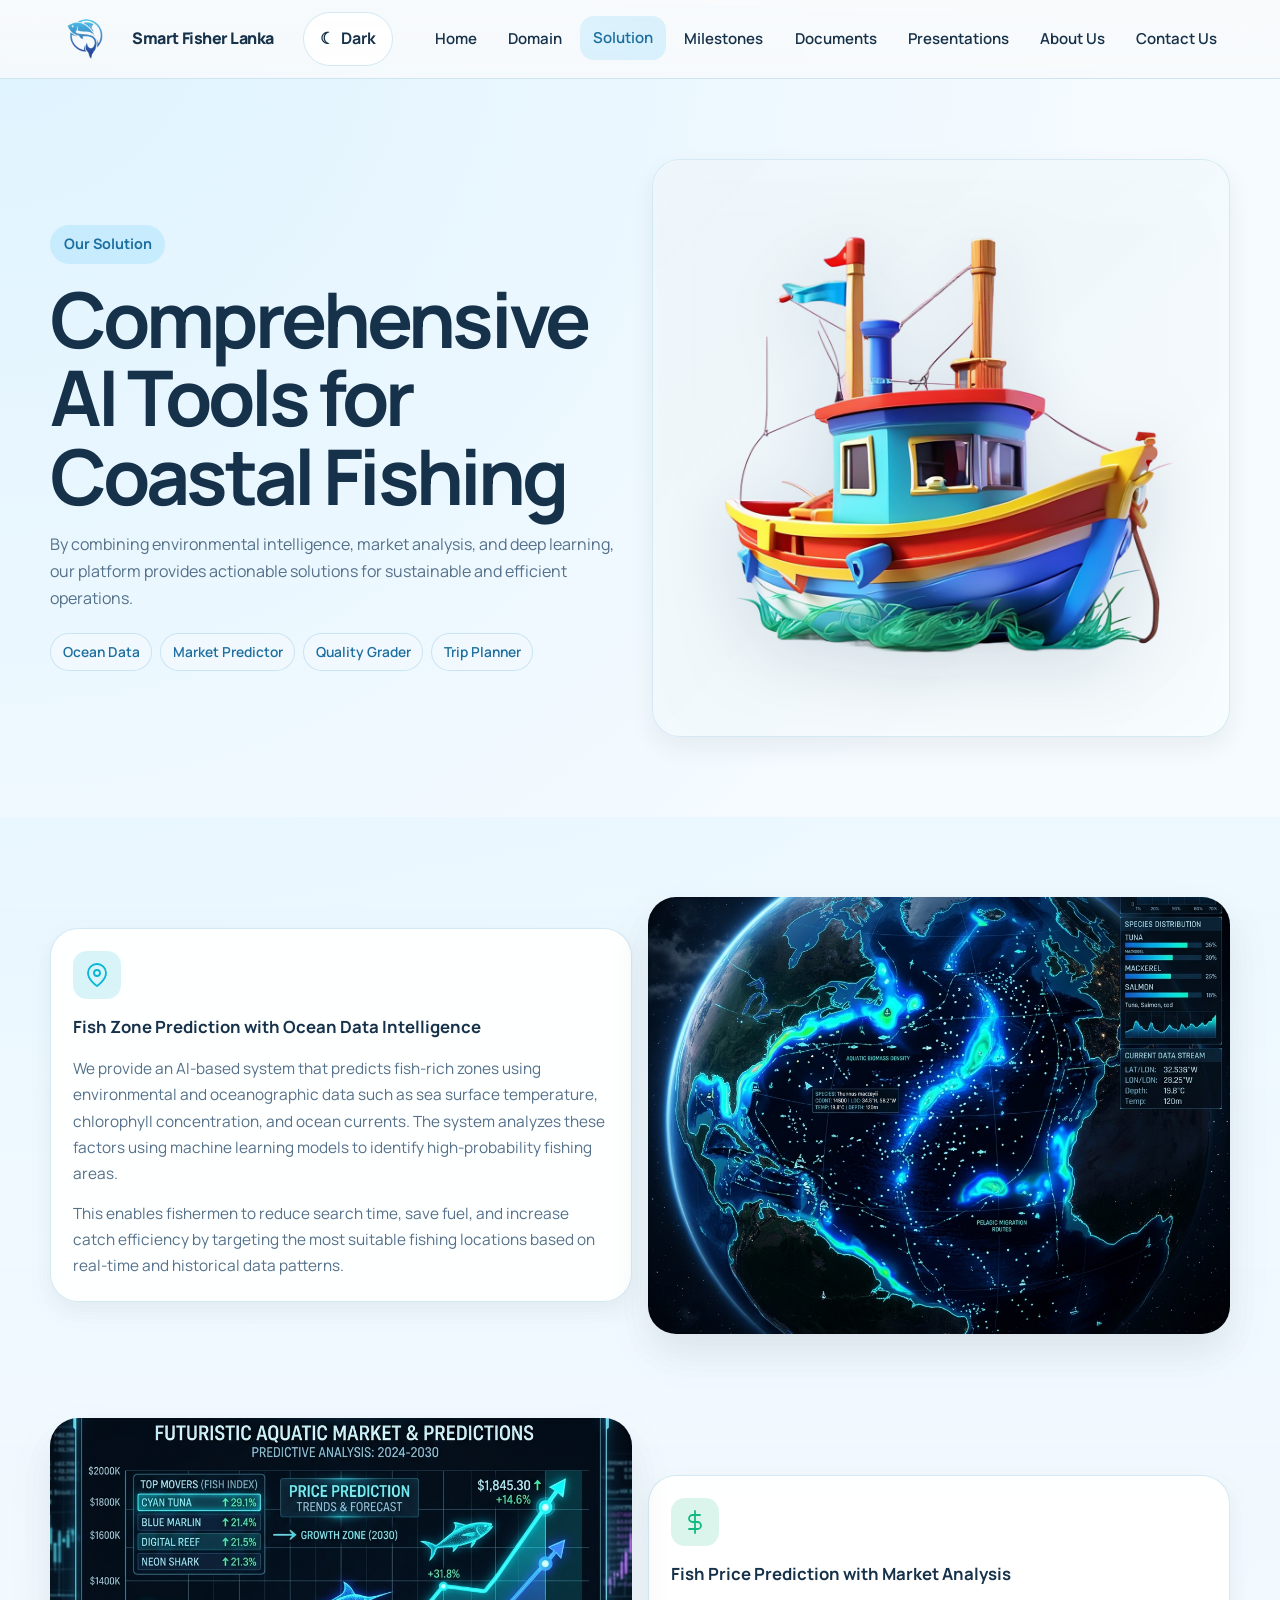
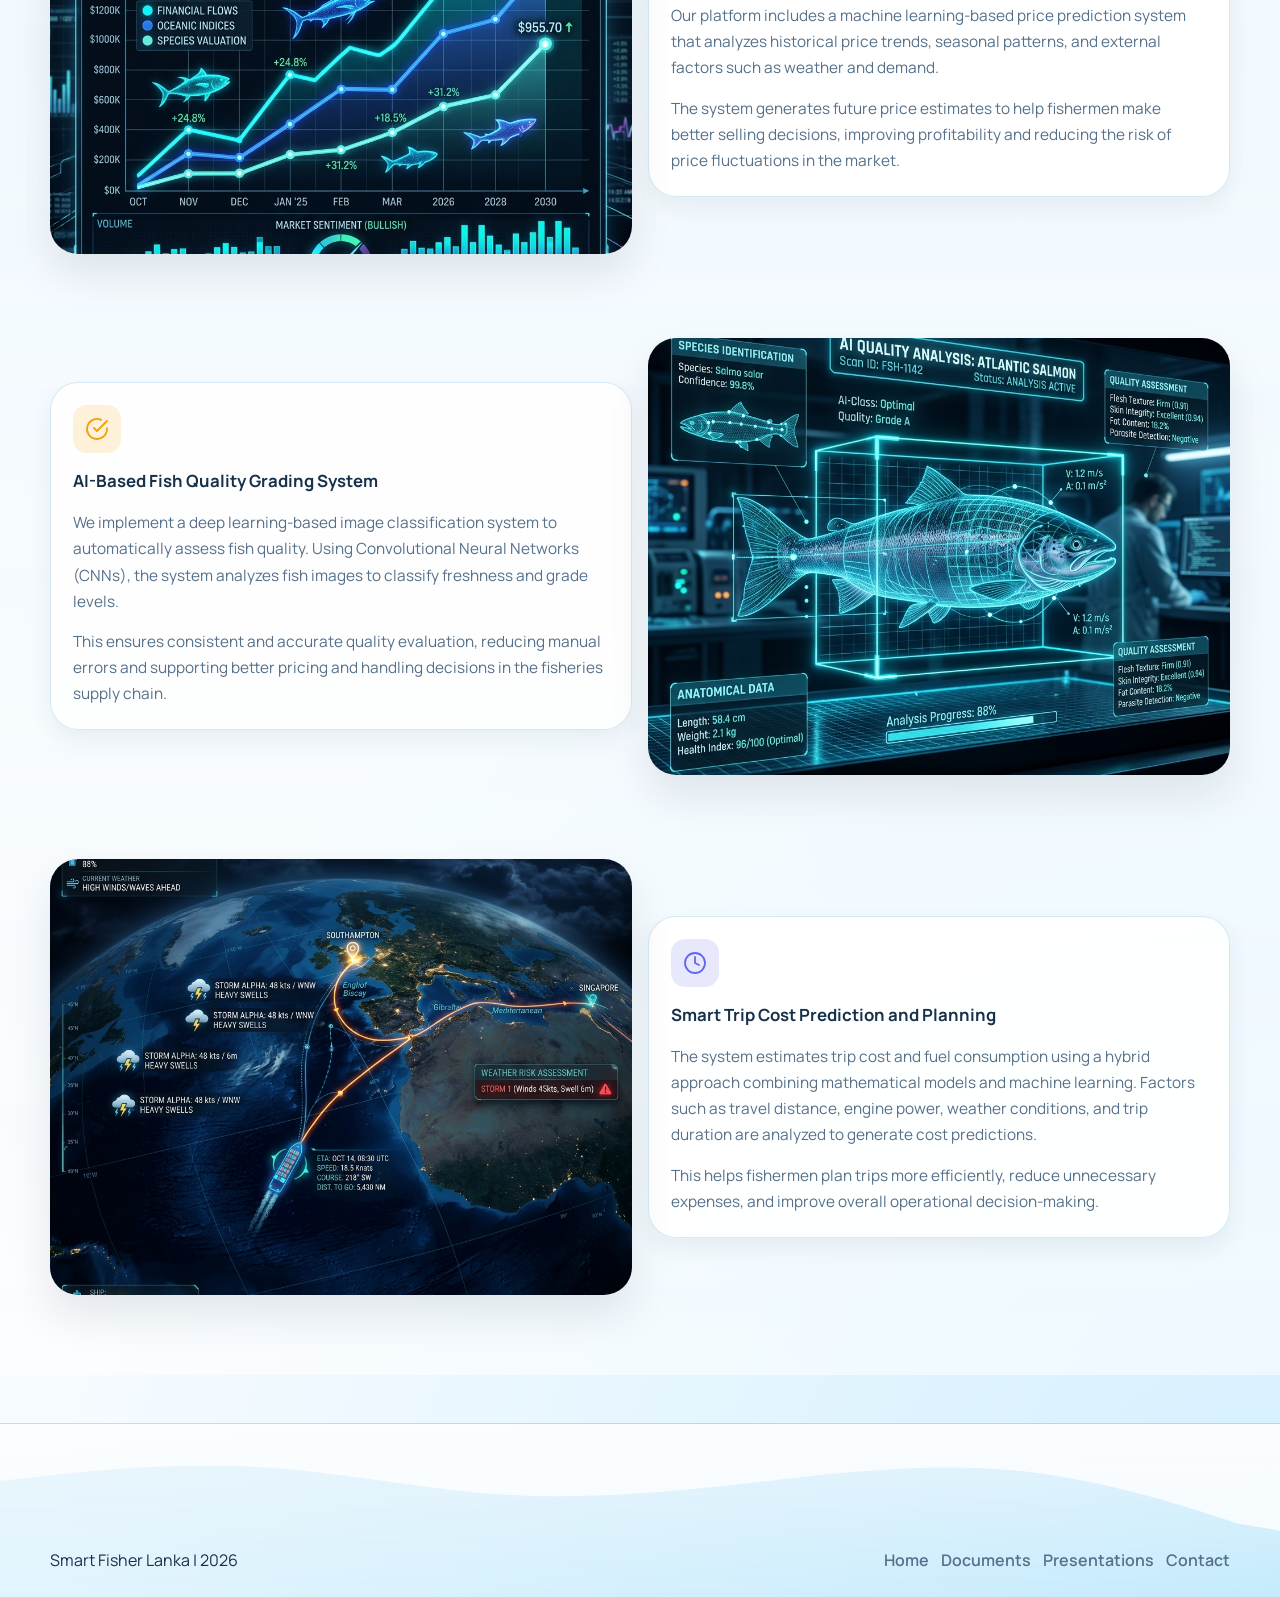
<file: research-website/solution.html>
<!doctype html>
<html lang="en">
  <head>
    <meta charset="UTF-8" />
    <meta name="viewport" content="width=device-width, initial-scale=1.0" />
    <meta name="description" content="AI Solutions for Smart Fisher Lanka" />
    <meta name="theme-color" content="#0A2540" />
    <title>Smart Fisher Lanka | Solution</title>
    <link rel="stylesheet" href="css/styles.css" />
    <style>
      .alt-grid {
        align-items: center;
      }
      @media (min-width: 768px) {
        .alt-grid.reverse {
          direction: rtl;
        }
        .alt-grid.reverse > * {
          direction: ltr;
        }
      }
      .solution-image {
        border-radius: var(--radius-lg);
        overflow: hidden;
        box-shadow: var(--shadow);
        transition: transform 0.4s ease;
      }
      .solution-image:hover {
        transform: scale(1.02);
      }
    </style>
  </head>
  <body>
    <a class="skip-link" href="#main">Skip to content</a>
    <div class="scroll-progress" aria-hidden="true">
      <span class="scroll-progress__bar"></span>
    </div>

    <header class="site-header">
      <div class="container navbar">
        <a class="brand" href="index.html" aria-label="Smart Fisher Lanka home">
          <img class="logo-sf" src="assets/images/SFLLogo.png" alt="Smart Fisher Lanka logo" loading="lazy" />
          <span>Smart Fisher Lanka</span>
        </a>

        <div class="navbar-actions">
          <button class="theme-toggle" type="button" data-theme-toggle aria-label="Toggle color theme" aria-pressed="false"></button>
          <button class="menu-toggle" type="button" data-menu-toggle aria-label="Toggle navigation" aria-expanded="false" aria-controls="navLinks">☰</button>
        </div>

        <ul class="nav-links" id="navLinks">
          <li><a href="index.html">Home</a></li>
          <li><a href="domain.html">Domain</a></li>
          <li><a class="active" href="solution.html">Solution</a></li>
          <li><a href="milestones.html">Milestones</a></li>
          <li><a href="documents.html">Documents</a></li>
          <li><a href="presentations.html">Presentations</a></li>
          <li><a href="about.html">About Us</a></li>
          <li><a href="contact.html">Contact Us</a></li>
        </ul>
      </div>
    </header>

    <main id="main">
      <section class="page-hero">
        <div class="container page-hero-grid">
          <div class="page-hero-copy slide-up">
            <span class="eyebrow">Our Solution</span>
            <h1>Comprehensive AI Tools for Coastal Fishing</h1>
            <p>
              By combining environmental intelligence, market analysis, and deep learning, our platform provides actionable solutions for sustainable and efficient operations.
            </p>
            <div class="chips">
              <span class="chip">Ocean Data</span>
              <span class="chip">Market Predictor</span>
              <span class="chip">Quality Grader</span>
              <span class="chip">Trip Planner</span>
            </div>
          </div>

          <div class="page-media domain-media slide-up" style="transform: scale(1);">
            <img src="assets/images/ship.png" alt="Fishing vessel on ocean" class="domain-image" style="border-radius: var(--radius-lg); filter: drop-shadow(0 15px 35px rgba(10, 37, 64, 0.15));" loading="eager" />
          </div>
        </div>
      </section>

      <section class="section section-alt">
        <div class="container section-shell">
          <!-- 1. Fish Zone Prediction -->
          <div class="grid grid-2 alt-grid" style="margin-bottom: 4rem;">
            <article class="card feature-card fade-in">
              <span class="icon-badge" aria-hidden="true" style="color: #06b6d4; background: rgba(6, 182, 212, 0.15);">
                <svg viewBox="0 0 24 24" fill="none" stroke="currentColor" stroke-width="1.8" stroke-linecap="round" stroke-linejoin="round"><path d="M21 10c0 7-9 13-9 13s-9-6-9-13a9 9 0 0 1 18 0z"></path><circle cx="12" cy="10" r="3"></circle></svg>
              </span>
              <h3 class="feature-title">Fish Zone Prediction with Ocean Data Intelligence</h3>
              <p>We provide an AI-based system that predicts fish-rich zones using environmental and oceanographic data such as sea surface temperature, chlorophyll concentration, and ocean currents. The system analyzes these factors using machine learning models to identify high-probability fishing areas.</p>
              <p>This enables fishermen to reduce search time, save fuel, and increase catch efficiency by targeting the most suitable fishing locations based on real-time and historical data patterns.</p>
            </article>
            <div class="solution-image fade-in">
              <img src="assets/images/ai_ocean_map.png" alt="AI Ocean Map" style="width: 100%; height: auto; object-fit: cover; aspect-ratio: 4/3; display: block;" loading="lazy" />
            </div>
          </div>

          <!-- 2. Fish Price Prediction -->
          <div class="grid grid-2 alt-grid reverse" style="margin-bottom: 4rem;">
            <article class="card feature-card fade-in">
              <span class="icon-badge" aria-hidden="true" style="color: #10b981; background: rgba(16, 185, 129, 0.15);">
                <svg viewBox="0 0 24 24" fill="none" stroke="currentColor" stroke-width="1.8" stroke-linecap="round" stroke-linejoin="round"><line x1="12" y1="1" x2="12" y2="23"></line><path d="M17 5H9.5a3.5 3.5 0 0 0 0 7h5a3.5 3.5 0 0 1 0 7H6"></path></svg>
              </span>
              <h3 class="feature-title">Fish Price Prediction with Market Analysis</h3>
              <p>Our platform includes a machine learning-based price prediction system that analyzes historical price trends, seasonal patterns, and external factors such as weather and demand.</p>
              <p>The system generates future price estimates to help fishermen make better selling decisions, improving profitability and reducing the risk of price fluctuations in the market.</p>
            </article>
            <div class="solution-image fade-in">
              <img src="assets/images/ai_market_graph.png" alt="AI Market Graph" style="width: 100%; height: auto; object-fit: cover; aspect-ratio: 4/3; display: block;" loading="lazy" />
            </div>
          </div>

          <!-- 3. Fish Quality Grading System -->
          <div class="grid grid-2 alt-grid" style="margin-bottom: 4rem;">
            <article class="card feature-card fade-in">
              <span class="icon-badge" aria-hidden="true" style="color: #f59e0b; background: rgba(245, 158, 11, 0.15);">
                <svg viewBox="0 0 24 24" fill="none" stroke="currentColor" stroke-width="1.8" stroke-linecap="round" stroke-linejoin="round"><path d="M22 11.08V12a10 10 0 1 1-5.93-9.14"></path><polyline points="22 4 12 14.01 9 11.01"></polyline></svg>
              </span>
              <h3 class="feature-title">AI-Based Fish Quality Grading System</h3>
              <p>We implement a deep learning-based image classification system to automatically assess fish quality. Using Convolutional Neural Networks (CNNs), the system analyzes fish images to classify freshness and grade levels.</p>
              <p>This ensures consistent and accurate quality evaluation, reducing manual errors and supporting better pricing and handling decisions in the fisheries supply chain.</p>
            </article>
            <div class="solution-image fade-in">
              <img src="assets/images/ai_fish_scan.png" alt="AI Fish Scan" style="width: 100%; height: auto; object-fit: cover; aspect-ratio: 4/3; display: block;" loading="lazy" />
            </div>
          </div>

          <!-- 4. Trip Cost Prediction -->
          <div class="grid grid-2 alt-grid reverse">
            <article class="card feature-card fade-in">
              <span class="icon-badge" aria-hidden="true" style="color: #6366f1; background: rgba(99, 102, 241, 0.15);">
                <svg viewBox="0 0 24 24" fill="none" stroke="currentColor" stroke-width="1.8" stroke-linecap="round" stroke-linejoin="round"><circle cx="12" cy="12" r="10"></circle><polyline points="12 6 12 12 16 14"></polyline></svg>
              </span>
              <h3 class="feature-title">Smart Trip Cost Prediction and Planning</h3>
              <p>The system estimates trip cost and fuel consumption using a hybrid approach combining mathematical models and machine learning. Factors such as travel distance, engine power, weather conditions, and trip duration are analyzed to generate cost predictions.</p>
              <p>This helps fishermen plan trips more efficiently, reduce unnecessary expenses, and improve overall operational decision-making.</p>
            </article>
            <div class="solution-image fade-in">
              <img src="assets/images/ai_ship_route.png" alt="AI Ship Route" style="width: 100%; height: auto; object-fit: cover; aspect-ratio: 4/3; display: block;" loading="lazy" />
            </div>
          </div>
        </div>
      </section>
    </main>

    <footer class="site-footer">
      <svg class="footer-wave" viewBox="0 0 1440 120" aria-hidden="true" preserveAspectRatio="none"><path d="M0,64L48,58.7C96,53,192,43,288,48C384,53,480,75,576,80C672,85,768,75,864,64C960,53,1056,43,1152,53.3C1248,64,1344,96,1392,112L1440,120V0H1392C1344,0,1248,0,1152,0C1056,0,960,0,864,0C768,0,672,0,576,0C480,0,384,0,288,0C192,0,96,0,48,0H0Z"></path></svg>
      <div class="container footer-inner">
        <p>Smart Fisher Lanka | 2026</p>
        <nav class="footer-links" aria-label="Footer quick links">
          <a href="index.html">Home</a>
          <a href="documents.html">Documents</a>
          <a href="presentations.html">Presentations</a>
          <a href="contact.html">Contact</a>
        </nav>
      </div>
    </footer>

    <script src="js/script.js"></script>
  </body>
</html>
</file>
<file: research-website/css/styles.css>
@import url("https://fonts.googleapis.com/css2?family=Manrope:wght@400;500;600;700;800&display=swap");

:root {
  --bg: #f6fbff;
  --bg-elevated: rgba(255, 255, 255, 0.92);
  --surface: #ffffff;
  --surface-alt: #ebf7ff;
  --surface-muted: #f1f9ff;
  --text: #16314a;
  --muted: #54708a;
  --primary: #2a8fc7;
  --primary-dark: #1d6f9f;
  --secondary: #7dd3fc;
  --accent: #38bdf8;
  --border: rgba(42, 143, 199, 0.2);
  --shadow: 0 20px 42px rgba(31, 41, 51, 0.1);
  --shadow-soft: 0 10px 24px rgba(31, 41, 51, 0.07);
  --radius-lg: 28px;
  --radius-md: 20px;
  --radius-sm: 14px;
  --max-width: 1180px;
}

[data-theme="dark"] {
  --bg: #0d1f2f;
  --bg-elevated: rgba(21, 34, 44, 0.9);
  --surface: #153246;
  --surface-alt: #1b4158;
  --surface-muted: #1d3a4f;
  --text: #eff6f9;
  --muted: #b7c9d1;
  --border: rgba(125, 211, 252, 0.35);
  --shadow: 0 18px 40px rgba(0, 0, 0, 0.28);
  --shadow-soft: 0 10px 24px rgba(0, 0, 0, 0.18);
}

* {
  box-sizing: border-box;
  margin: 0;
  padding: 0;
}

html {
  scroll-behavior: smooth;
}

body {
  min-height: 100vh;
  font-family: "Manrope", sans-serif;
  color: var(--text);
  background:
    radial-gradient(
      circle at top left,
      rgba(125, 211, 252, 0.2),
      transparent 34%
    ),
    radial-gradient(
      circle at bottom right,
      rgba(56, 189, 248, 0.18),
      transparent 36%
    ),
    var(--bg);
  line-height: 1.7;
  overflow-x: hidden;
}

body::before {
  content: "";
  position: fixed;
  inset: 0;
  pointer-events: none;
  background-image:
    linear-gradient(rgba(31, 41, 51, 0.02) 1px, transparent 1px),
    linear-gradient(90deg, rgba(31, 41, 51, 0.02) 1px, transparent 1px);
  background-size: 42px 42px;
  mask-image: linear-gradient(to bottom, rgba(0, 0, 0, 0.18), transparent 75%);
  opacity: 0.45;
}

a {
  color: inherit;
  text-decoration: none;
}

img {
  display: block;
  max-width: 100%;
}

button,
input,
select,
textarea {
  font: inherit;
}

.container {
  width: min(100% - 2rem, var(--max-width));
  margin: 0 auto;
}

.skip-link {
  position: absolute;
  left: -999px;
  top: 0;
}

.skip-link:focus {
  left: 1rem;
  top: 1rem;
  z-index: 2100;
  padding: 0.65rem 0.95rem;
  border-radius: 999px;
  border: 1px solid var(--border);
  background: var(--surface);
  box-shadow: var(--shadow-soft);
}

.scroll-progress {
  position: fixed;
  inset: 0 0 auto;
  height: 4px;
  z-index: 2000;
  background: transparent;
}

.scroll-progress__bar {
  display: block;
  height: 100%;
  width: 0;
  background: linear-gradient(90deg, var(--primary), var(--accent));
  box-shadow: 0 0 18px rgba(56, 189, 248, 0.45);
}

.site-header {
  position: sticky;
  top: 0;
  z-index: 1500;
  backdrop-filter: blur(16px);
  background: linear-gradient(
    180deg,
    rgba(248, 250, 252, 0.96),
    rgba(248, 250, 252, 0.82)
  );
  border-bottom: 1px solid var(--border);
}

[data-theme="dark"] .site-header {
  background: linear-gradient(
    180deg,
    rgba(6, 16, 26, 0.92),
    rgba(6, 16, 26, 0.72)
  );
}

.navbar {
  min-height: 78px;
  display: flex;
  align-items: center;
  justify-content: space-between;
  gap: 1rem;
}

.brand {
  display: flex;
  align-items: center;
  gap: 0.8rem;
  font-weight: 800;
  letter-spacing: -0.03em;
  color: var(--text);
  white-space: nowrap;
}

.logo-sf {
  width: 4.35rem;
  height: 4.35rem;
  border-radius: 16px;
  object-fit: cover;
}

.brand-mark {
  width: 2.35rem;
  height: 2.35rem;
  border-radius: 16px;
  display: grid;
  place-items: center;
  color: #fff;
  background: linear-gradient(145deg, var(--primary-dark), var(--primary));
  box-shadow: var(--shadow-soft);
}

.navbar-actions {
  display: flex;
  align-items: center;
  gap: 0.5rem;
}

.nav-links {
  list-style: none;
  position: absolute;
  top: 79px;
  right: 1rem;
  width: min(92vw, 320px);
  padding: 0.85rem;
  display: none;
  flex-direction: column;
  gap: 0.35rem;
  background: var(--bg-elevated);
  border: 1px solid var(--border);
  border-radius: 22px;
  box-shadow: var(--shadow);
}

.nav-links.open {
  display: flex;
}

.nav-links a {
  display: block;
  padding: 0.82rem 1rem;
  font-weight: 600;
  border-radius: 14px;
  color: var(--text);
  white-space: nowrap;
  transition:
    transform 0.18s ease,
    background-color 0.18s ease,
    color 0.18s ease;
}

.nav-links a:hover,
.nav-links a.active {
  background: linear-gradient(
    135deg,
    rgba(125, 211, 252, 0.22),
    rgba(56, 189, 248, 0.16)
  );
  color: var(--primary-dark);
  transform: translateX(2px);
}

.menu-toggle,
.theme-toggle {
  border: 1px solid var(--border);
  border-radius: 999px;
  background: var(--bg-elevated);
  color: var(--text);
  cursor: pointer;
  transition:
    transform 0.18s ease,
    box-shadow 0.18s ease,
    background-color 0.18s ease;
}

.menu-toggle {
  display: inline-flex;
  align-items: center;
  justify-content: center;
  width: 3rem;
  height: 3rem;
}

.theme-toggle {
  display: inline-flex;
  align-items: center;
  gap: 0.45rem;
  padding: 0.78rem 1rem;
  font-weight: 700;
}

.menu-toggle:hover,
.theme-toggle:hover,
.btn:hover {
  transform: translateY(-2px);
  box-shadow: var(--shadow-soft);
}

.hero,
.page-hero,
.section {
  position: relative;
  padding: 4rem 0;
}

.section-alt {
  background: linear-gradient(
    180deg,
    rgba(226, 244, 255, 0.5),
    rgba(255, 255, 255, 0.55)
  );
}

.hero-grid,
.page-hero-grid,
.contact-layout,
.split-grid,
.content-grid {
  display: grid;
  gap: 1.5rem;
}

.hero-copy,
.page-hero-copy,
.section-heading {
  display: grid;
  gap: 1rem;
}

.eyebrow {
  display: inline-flex;
  align-items: center;
  gap: 0.5rem;
  width: fit-content;
  padding: 0.45rem 0.85rem;
  border-radius: 999px;
  background: rgba(125, 211, 252, 0.28);
  color: var(--primary-dark);
  font-size: 0.9rem;
  font-weight: 700;
}

.hero h1,
.page-hero h1 {
  font-size: clamp(2.3rem, 6vw, 4.9rem);
  line-height: 1.02;
  letter-spacing: -0.05em;
}

.page-hero h2,
.section-title {
  font-size: clamp(1.7rem, 4vw, 2.8rem);
  line-height: 1.1;
  letter-spacing: -0.04em;
}

.hero p,
.page-hero p,
.section-lead,
.card p,
.timeline-copy,
.muted {
  color: var(--muted);
}

.hero-actions,
.inline-links,
.footer-links,
.stack-chip-list,
.stat-list {
  display: flex;
  flex-wrap: wrap;
  gap: 0.75rem;
}

.btn {
  display: inline-flex;
  align-items: center;
  justify-content: center;
  gap: 0.45rem;
  border: none;
  border-radius: 999px;
  padding: 0.9rem 1.25rem;
  font-weight: 700;
  cursor: pointer;
  transition:
    transform 0.18s ease,
    box-shadow 0.18s ease,
    background-color 0.18s ease;
}

.btn-primary {
  color: #fff;
  background: linear-gradient(135deg, var(--primary-dark), var(--primary));
  box-shadow: 0 16px 30px rgba(56, 189, 248, 0.32);
}

.btn-secondary {
  color: var(--primary-dark);
  background: var(--surface-alt);
  border: 1px solid rgba(125, 211, 252, 0.4);
}

.btn-ghost {
  color: var(--text);
  background: var(--bg-elevated);
  border: 1px solid var(--border);
}

.hero-media,
.page-media,
.panel,
.card,
.form-card,
.download-card,
.timeline-card,
.team-card,
.stack-card {
  background: var(--bg-elevated);
  border: 1px solid var(--border);
  border-radius: var(--radius-lg);
  box-shadow: var(--shadow-soft);
}

.hero-media,
.page-media {
  position: relative;
  overflow: hidden;
  min-height: 32rem;
}

.hero-media img,
.page-media img {
  position: absolute;
  inset: 0;
  width: 100%;
  height: 100%;
  object-fit: contain;
  background: linear-gradient(
    135deg,
    rgba(42, 143, 199, 0.08) 0%,
    rgba(125, 211, 252, 0.06) 100%
  );
}

.hero-slider {
  isolation: isolate;
}

.hero-slide {
  position: absolute;
  inset: 0;
  opacity: 0;
  visibility: hidden;
  transform: scale(1.025);
  transition:
    opacity 0.65s ease,
    visibility 0.65s ease,
    transform 1.2s ease;
}

.hero-slide.is-active {
  opacity: 1;
  visibility: visible;
  transform: scale(1);
}

.hero-slide-panel {
  position: absolute;
  left: 1.35rem;
  right: 1.35rem;
  bottom: 4.7rem;
  z-index: 2;
  width: min(100% - 2.7rem, 28rem);
  padding: 1rem 1.1rem;
  border: 1px solid rgba(255, 255, 255, 0.2);
  border-radius: 18px;
  background: rgba(15, 23, 42, 0.58);
  color: #fff;
  backdrop-filter: blur(14px);
  box-shadow: var(--shadow-soft);
}

.hero-slide-panel strong,
.hero-slide-panel span {
  display: block;
}

.hero-slide-panel strong {
  font-size: 1.12rem;
  line-height: 1.25;
}

.hero-slide-panel span {
  margin-top: 0.25rem;
  font-size: 0.94rem;
  opacity: 0.9;
}

.hero-slider-controls {
  position: absolute;
  left: 1.35rem;
  bottom: 1.35rem;
  z-index: 3;
  display: flex;
  align-items: center;
  gap: 0.5rem;
  padding: 0.55rem;
  border: 1px solid rgba(255, 255, 255, 0.16);
  border-radius: 999px;
  background: rgba(15, 23, 42, 0.5);
  backdrop-filter: blur(12px);
}

.hero-slider-dot {
  width: 0.72rem;
  height: 0.72rem;
  border: 0;
  border-radius: 999px;
  background: rgba(255, 255, 255, 0.52);
  cursor: pointer;
  transition:
    width 0.22s ease,
    background-color 0.22s ease,
    transform 0.22s ease;
}

.hero-slider-dot:hover,
.hero-slider-dot.is-active {
  width: 1.85rem;
  background: #fff;
  transform: translateY(-1px);
}
/* Domain page image only */
.page-media.domain-media {
  min-height: 0 !important;
  height: auto !important;
  padding: 0 !important;
  line-height: 0;
}

.page-media.domain-media .domain-image {
  position: static !important;
  inset: auto !important;
  width: 100% !important;
  height: auto !important;
  object-fit: contain !important;
  object-position: center !important;
}
.domain-media img {
  position: relative !important;
  width: 100%;
  height: auto;
  object-fit: contain;
}
.media-overlay {
  position: absolute;
  inset: 0;
  background: linear-gradient(
    150deg,
    rgba(31, 41, 51, 0.08),
    rgba(31, 41, 51, 0.58)
  );
}

.hero-badge {
  position: absolute;
  left: 1rem;
  right: 1rem;
  bottom: 1rem;
  display: grid;
  gap: 0.75rem;
  grid-template-columns: repeat(3, minmax(0, 1fr));
}

.trust-strip {
  margin-top: 1.3rem;
  display: grid;
  gap: 0.9rem;
}

.trust-chip {
  display: grid;
  gap: 0.2rem;
  padding: 0.95rem 1rem;
  border-radius: 16px;
  border: 1px solid var(--border);
  background: var(--surface);
  box-shadow: var(--shadow-soft);
}

.trust-chip strong {
  font-size: 0.95rem;
  color: var(--primary-dark);
}

.trust-chip span {
  color: var(--muted);
  font-size: 0.88rem;
}

.mini-card {
  padding: 0.9rem;
  border-radius: 18px;
  background: rgba(255, 255, 255, 0.15);
  color: #fff;
  backdrop-filter: blur(10px);
  border: 1px solid rgba(255, 255, 255, 0.18);
}

.mini-card strong,
.mini-card span {
  display: block;
}

.mini-card span {
  font-size: 0.84rem;
  opacity: 0.88;
}

.stat-list {
  display: grid;
  grid-template-columns: repeat(2, minmax(0, 1fr));
}

.stat-card {
  padding: 1rem 1.05rem;
  border-radius: 18px;
  background: var(--surface);
  border: 1px solid var(--border);
}

.stat-card strong {
  display: block;
  font-size: 1.35rem;
}

.stat-card span {
  color: var(--muted);
  font-size: 0.92rem;
}

.section-shell {
  display: grid;
  gap: 1.25rem;
}

.section-note {
  padding: 1rem 1.1rem;
  background: linear-gradient(
    135deg,
    rgba(125, 211, 252, 0.22),
    rgba(56, 189, 248, 0.16)
  );
  border-radius: 18px;
  border: 1px solid rgba(125, 211, 252, 0.35);
}

.journey-grid {
  display: grid;
  gap: 0.95rem;
}

.journey-step {
  padding: 1.2rem;
  border-radius: 20px;
  border: 1px solid var(--border);
  background: var(--surface);
  box-shadow: var(--shadow-soft);
  display: grid;
  gap: 0.7rem;
}

.journey-step-no {
  width: fit-content;
  padding: 0.28rem 0.55rem;
  border-radius: 999px;
  background: rgba(125, 211, 252, 0.26);
  color: var(--primary-dark);
  font-weight: 700;
  font-size: 0.82rem;
}

.journey-step h3 {
  font-size: 1.04rem;
}

.journey-step p {
  color: var(--muted);
}

.metrics-grid {
  display: grid;
  gap: 0.9rem;
}

.metric-card {
  padding: 1.15rem;
  border-radius: 18px;
  background: linear-gradient(
    145deg,
    rgba(125, 211, 252, 0.2),
    rgba(56, 189, 248, 0.16)
  );
  border: 1px solid rgba(125, 211, 252, 0.35);
  display: grid;
  gap: 0.25rem;
}

.metric-card strong {
  font-size: 1.75rem;
  line-height: 1;
  color: var(--primary-dark);
}

.metric-card span {
  color: var(--muted);
  font-size: 0.92rem;
}

.doc-catalog {
  display: grid;
  gap: 1.7rem;
}

.doc-group {
  display: grid;
  gap: 0.9rem;
}

.doc-group-title {
  font-size: 1.9rem;
  letter-spacing: -0.03em;
}

.doc-card-grid {
  display: grid;
  gap: 0.75rem;
}

.doc-card-grid-3,
.doc-card-grid-4 {
  grid-template-columns: 1fr;
}

.doc-card {
  min-height: 10.5rem;
  padding: 1rem;
  display: grid;
  gap: 0.55rem;
  align-content: center;
  justify-items: center;
  text-align: center;
  background: linear-gradient(
    145deg,
    rgba(235, 243, 252, 0.92),
    rgba(244, 249, 255, 0.82)
  );
  border: 1px solid var(--border);
  border-radius: 0;
  color: #4768a5;
  transition:
    transform 0.2s ease,
    box-shadow 0.2s ease,
    background-color 0.2s ease;
  opacity: 1;
  transform: translateY(0);
  animation: docCardEnter 0.35s ease forwards;
}

.doc-card:hover {
  transform: translateY(-3px);
  box-shadow: var(--shadow-soft);
  background: linear-gradient(
    145deg,
    rgba(226, 238, 251, 0.96),
    rgba(238, 246, 255, 0.9)
  );
}

.doc-card:nth-child(1) {
  animation-delay: 0.02s;
}

.doc-card:nth-child(2) {
  animation-delay: 0.06s;
}

.doc-card:nth-child(3) {
  animation-delay: 0.1s;
}

.doc-card:nth-child(4) {
  animation-delay: 0.14s;
}

.doc-card-icon {
  width: 2.2rem;
  height: 2.2rem;
  display: inline-flex;
  align-items: center;
  justify-content: center;
  color: #8da8d8;
}

.doc-card-icon svg {
  width: 1.55rem;
  height: 1.55rem;
}

.doc-card h3 {
  font-size: 0.92rem;
  font-weight: 800;
  text-transform: uppercase;
  color: #5a79b7;
  line-height: 1.2;
}

.doc-card p {
  font-size: 0.84rem;
  color: #6a83b1;
}

.doc-card-link {
  font-size: 0.8rem;
  font-weight: 700;
  text-transform: uppercase;
  color: #3f63a4;
}

.doc-card-detail {
  justify-items: start;
  text-align: left;
  align-content: start;
}

.doc-card-detail .doc-card-actions {
  display: flex;
  gap: 0.7rem;
  margin-top: 0.35rem;
}

.doc-card-detail .doc-card-actions a {
  font-size: 0.82rem;
  font-weight: 700;
  color: #3f63a4;
}

.doc-card-check .doc-card-icon {
  color: #6ab18b;
}

.doc-card-slide .doc-card-icon {
  color: #79a0db;
}

.grid,
.feature-grid,
.module-grid,
.stack-grid,
.download-grid,
.team-grid,
.gallery-grid {
  display: grid;
  gap: 1rem;
}

.grid,
.feature-grid,
.module-grid,
.download-grid,
.team-grid,
.gallery-grid {
  grid-template-columns: 1fr;
}

.grid-2,
.feature-grid,
.module-grid,
.download-grid,
.team-grid {
  grid-template-columns: 1fr;
}

.grid-3,
.stack-grid {
  grid-template-columns: 1fr;
}

.card,
.download-card,
.team-card,
.timeline-card,
.stack-card {
  padding: 1.35rem;
  transition:
    transform 0.22s ease,
    box-shadow 0.22s ease,
    border-color 0.22s ease;
}

.card:hover,
.download-card:hover,
.team-card:hover,
.timeline-card:hover,
.stack-card:hover {
  transform: translateY(-4px);
  box-shadow: var(--shadow);
  border-color: rgba(10, 37, 64, 0.24);
}

.icon-badge,
.stack-icon,
.download-icon {
  width: 3rem;
  height: 3rem;
  display: grid;
  place-items: center;
  border-radius: 14px;
  background: linear-gradient(
    135deg,
    rgba(10, 37, 64, 0.12),
    rgba(79, 195, 247, 0.18)
  );
  color: var(--primary-dark);
  flex: none;
}

.icon-badge svg,
.stack-icon svg,
.download-icon svg {
  width: 1.5rem;
  height: 1.5rem;
}

.feature-card,
.module-card,
.stack-card,
.download-card,
.team-card,
.contact-card,
.timeline-card {
  display: grid;
  gap: 0.9rem;
}

.feature-title,
.module-title,
.stack-card h3,
.download-card h3,
.team-card h3,
.timeline-card h3 {
  font-size: 1.05rem;
}

.feature-card p,
.module-card p,
.download-card p,
.team-card p,
.contact-card p {
  font-size: 0.96rem;
}

.chips {
  display: flex;
  flex-wrap: wrap;
  gap: 0.5rem;
}

.chip {
  display: inline-flex;
  align-items: center;
  padding: 0.4rem 0.72rem;
  border-radius: 999px;
  background: var(--surface-muted);
  border: 1px solid var(--border);
  color: var(--primary-dark);
  font-size: 0.86rem;
  font-weight: 600;
}

.stack-grid {
  grid-template-columns: 1fr 1fr;
}

.stack-card {
  align-items: start;
}

.timeline {
  position: relative;
  display: grid;
  gap: 1rem;
  padding-left: 1.2rem;
}

.timeline::before {
  content: "";
  position: absolute;
  top: 0.3rem;
  bottom: 0.3rem;
  left: 0.55rem;
  width: 2px;
  background: linear-gradient(180deg, var(--primary), var(--accent));
}

.timeline-card {
  position: relative;
}

.timeline-card::before {
  content: "";
  position: absolute;
  left: -1.05rem;
  top: 1.45rem;
  width: 0.9rem;
  height: 0.9rem;
  border-radius: 50%;
  background: linear-gradient(135deg, var(--primary), var(--accent));
  box-shadow: 0 0 0 5px rgba(125, 211, 252, 0.26);
}

.timeline-meta {
  display: flex;
  flex-wrap: wrap;
  gap: 0.6rem;
  color: var(--muted);
  font-size: 0.92rem;
}

.timeline-pill {
  display: inline-flex;
  align-items: center;
  padding: 0.28rem 0.62rem;
  border-radius: 999px;
  background: rgba(125, 211, 252, 0.28);
  color: var(--primary-dark);
  font-size: 0.8rem;
  font-weight: 700;
}

.download-grid {
  gap: 0.9rem;
}

.download-card,
.team-card {
  overflow: hidden;
}

.download-inner,
.team-top,
.contact-top {
  display: flex;
  gap: 0.95rem;
  align-items: flex-start;
}

.team-photo {
  width: 100%;
  aspect-ratio: 4 / 3;
  object-fit: cover;
  border-radius: 18px;
}

.team-meta {
  display: grid;
  gap: 0.25rem;
}

.advisor-grid {
  display: grid;
  gap: 1rem;
  margin-top: 1rem;
}

.advisor-card {
  display: grid;
  gap: 1rem;
  align-items: center;
}

.advisor-photo {
  width: 100%;
  max-width: 180px;
  aspect-ratio: 1 / 1;
  object-fit: cover;
  border-radius: 18px;
  border: 1px solid var(--border);
}

.contact-layout {
  align-items: start;
}

.contact-card {
  background: transparent !important;
  border: none !important;
  box-shadow: none !important;
  padding: 0 !important;
}

.contact-card .contact-line {
  display: grid;
  gap: 0.3rem;
}

.form-card {
  padding: 1.35rem;
}

.form-row {
  display: grid;
  gap: 0.5rem;
  margin-bottom: 1rem;
}

label {
  font-weight: 700;
}

input,
select,
textarea {
  width: 100%;
  border: 1px solid var(--border);
  border-radius: 16px;
  background: var(--surface);
  color: var(--text);
  padding: 0.95rem 1rem;
  transition:
    border-color 0.18s ease,
    box-shadow 0.18s ease,
    background-color 0.18s ease;
}

input::placeholder,
textarea::placeholder {
  color: color-mix(in srgb, var(--muted) 80%, transparent);
}

input:focus,
select:focus,
textarea:focus {
  outline: none;
  border-color: var(--primary);
  box-shadow: 0 0 0 4px rgba(125, 211, 252, 0.28);
}

.milestone-filter {
  background: var(--surface);
  color: var(--text);
}

a[aria-disabled="true"] {
  pointer-events: none;
  opacity: 0.62;
}

.error {
  color: #c0392b;
  font-size: 0.88rem;
  min-height: 1rem;
}

.success-message {
  color: #0e8f6d;
  font-weight: 700;
  min-height: 1.2rem;
}

.mail-popup {
  position: fixed;
  right: 1rem;
  bottom: 1rem;
  z-index: 2200;
  width: min(100% - 2rem, 360px);
  padding: 1rem;
  display: flex;
  align-items: center;
  gap: 0.85rem;
  border: 1px solid var(--border);
  border-radius: 20px;
  background: var(--bg-elevated);
  box-shadow: var(--shadow);
  opacity: 0;
  pointer-events: none;
  transform: translateY(18px) scale(0.98);
  transition:
    opacity 0.22s ease,
    transform 0.22s ease;
}

.mail-popup.is-visible {
  opacity: 1;
  transform: translateY(0) scale(1);
}

.mail-popup__icon {
  width: 3rem;
  height: 3rem;
  flex: none;
  display: grid;
  place-items: center;
  border-radius: 16px;
  color: #fff;
  background: linear-gradient(135deg, var(--primary-dark), var(--primary));
  font-weight: 800;
  box-shadow: 0 12px 22px rgba(56, 189, 248, 0.28);
}

.mail-popup strong,
.mail-popup span {
  display: block;
}

.mail-popup span {
  color: var(--muted);
  font-size: 0.92rem;
}

.table-wrap {
  overflow-x: auto;
  border-radius: var(--radius-lg);
  border: 1px solid var(--border);
  background: var(--bg-elevated);
  box-shadow: var(--shadow-soft);
}

table {
  width: 100%;
  border-collapse: collapse;
  min-width: 680px;
}

th,
td {
  padding: 1rem 1.1rem;
  text-align: left;
  border-bottom: 1px solid var(--border);
}

th {
  background: rgba(125, 211, 252, 0.2);
  color: var(--primary-dark);
}

.page-hero {
  padding-top: 2.2rem;
}

.page-hero-grid {
  align-items: center;
}

.page-media {
  min-height: 20rem;
}

.panel {
  padding: 1.25rem;
}

.footer-wave {
  display: block;
  width: 100%;
  height: auto;
  margin-bottom: -1px;
}

.site-footer {
  margin-top: 3rem;
  border-top: 1px solid var(--border);
  background: linear-gradient(
    180deg,
    rgba(233, 245, 251, 0.85),
    rgba(79, 195, 247, 0.12)
  );
}

.footer-inner {
  padding: 1.1rem 0 1.4rem;
  display: grid;
  gap: 0.8rem;
}

.footer-links a {
  color: var(--muted);
  font-weight: 600;
}

.footer-links a:hover {
  color: var(--primary);
}

.fade-in,
.slide-up {
  opacity: 0;
  transform: translateY(24px);
  transition:
    opacity 0.7s ease,
    transform 0.7s ease;
}

.slide-up {
  transform: translateY(30px);
}

.in-view {
  opacity: 1;
  transform: translateY(0);
}

.hero-wave {
  position: absolute;
  left: 0;
  right: 0;
  bottom: -1px;
  width: 100%;
  pointer-events: none;
}

.hero-wave path,
.footer-wave path {
  fill: color-mix(in srgb, var(--surface) 80%, transparent);
}

.meta-row {
  display: flex;
  flex-wrap: wrap;
  gap: 0.5rem;
  align-items: center;
}

.tag {
  display: inline-flex;
  align-items: center;
  gap: 0.35rem;
  padding: 0.35rem 0.7rem;
  border-radius: 999px;
  background: rgba(125, 211, 252, 0.26);
  color: var(--primary-dark);
  font-size: 0.84rem;
  font-weight: 700;
}

.section-heading p,
.page-hero-copy p,
.hero-copy p {
  max-width: 62ch;
}

.hero-copy .chips,
.page-hero-copy .chips {
  margin-top: 0.25rem;
}

@keyframes docCardEnter {
  to {
    opacity: 1;
    transform: translateY(0);
  }
}

@media (min-width: 1120px) {
  .menu-toggle {
    display: none;
  }

  .nav-links {
    position: static;
    display: flex;
    flex-direction: row;
    width: auto;
    padding: 0;
    border: 0;
    background: transparent;
    box-shadow: none;
  }

  .nav-links a {
    padding: 0.6rem 0.8rem;
    font-size: 0.94rem;
  }

  .nav-links a:hover,
  .nav-links a.active {
    transform: translateY(-1px);
  }
}

@media (min-width: 720px) {
  .hero-grid,
  .page-hero-grid,
  .contact-layout,
  .split-grid {
    grid-template-columns: repeat(2, minmax(0, 1fr));
  }

  .trust-strip {
    grid-template-columns: repeat(3, minmax(0, 1fr));
  }

  .journey-grid {
    grid-template-columns: repeat(3, minmax(0, 1fr));
  }

  .metrics-grid {
    grid-template-columns: repeat(4, minmax(0, 1fr));
  }

  .grid-2,
  .feature-grid,
  .module-grid,
  .download-grid,
  .team-grid,
  .gallery-grid {
    grid-template-columns: repeat(2, minmax(0, 1fr));
  }

  .advisor-grid {
    grid-template-columns: repeat(2, minmax(0, 1fr));
  }

  .advisor-card {
    grid-template-columns: auto 1fr;
  }

  .grid-3,
  .stack-grid {
    grid-template-columns: repeat(3, minmax(0, 1fr));
  }

  .doc-card-grid-3 {
    grid-template-columns: repeat(2, minmax(0, 1fr));
  }

  .doc-card-grid-4 {
    grid-template-columns: repeat(2, minmax(0, 1fr));
  }

  .hero-badge {
    left: 1.2rem;
    right: 1.2rem;
  }

  .footer-inner {
    grid-template-columns: 1fr auto;
    align-items: center;
  }
}

@media (min-width: 980px) {
  .hero,
  .page-hero,
  .section {
    padding: 5rem 0;
  }

  .grid-2 {
    grid-template-columns: repeat(2, minmax(0, 1fr));
  }

  .grid-3,
  .stack-grid {
    grid-template-columns: repeat(3, minmax(0, 1fr));
  }

  .module-grid {
    grid-template-columns: repeat(4, minmax(0, 1fr));
  }

  .download-grid {
    grid-template-columns: repeat(2, minmax(0, 1fr));
  }

  .team-grid {
    grid-template-columns: repeat(4, minmax(0, 1fr));
  }

  .doc-card-grid-3 {
    grid-template-columns: repeat(3, minmax(0, 1fr));
  }

  .doc-card-grid-4 {
    grid-template-columns: repeat(4, minmax(0, 1fr));
  }

  .contact-layout {
    grid-template-columns: 0.95fr 1.05fr;
  }

  .hero-media,
  .page-media {
    min-height: 31rem;
  }

  .hero-badge {
    left: 1.4rem;
    right: 1.4rem;
  }
}

@media (max-width: 640px) {
  .hero-slider {
    min-height: 27rem;
  }

  .hero-slide-panel {
    left: 1rem;
    right: 1rem;
    bottom: 4.2rem;
    width: auto;
    padding: 0.9rem;
  }

  .hero-slide-panel strong {
    font-size: 1rem;
  }

  .hero-slide-panel span {
    font-size: 0.86rem;
  }

  .hero-slider-controls {
    left: 1rem;
    bottom: 1rem;
  }
}

@media (prefers-reduced-motion: reduce) {
  html {
    scroll-behavior: auto;
  }

  *,
  *::before,
  *::after {
    animation-duration: 0.01ms !important;
    animation-iteration-count: 1 !important;
    transition-duration: 0.01ms !important;
    scroll-behavior: auto !important;
  }
}
</file>
